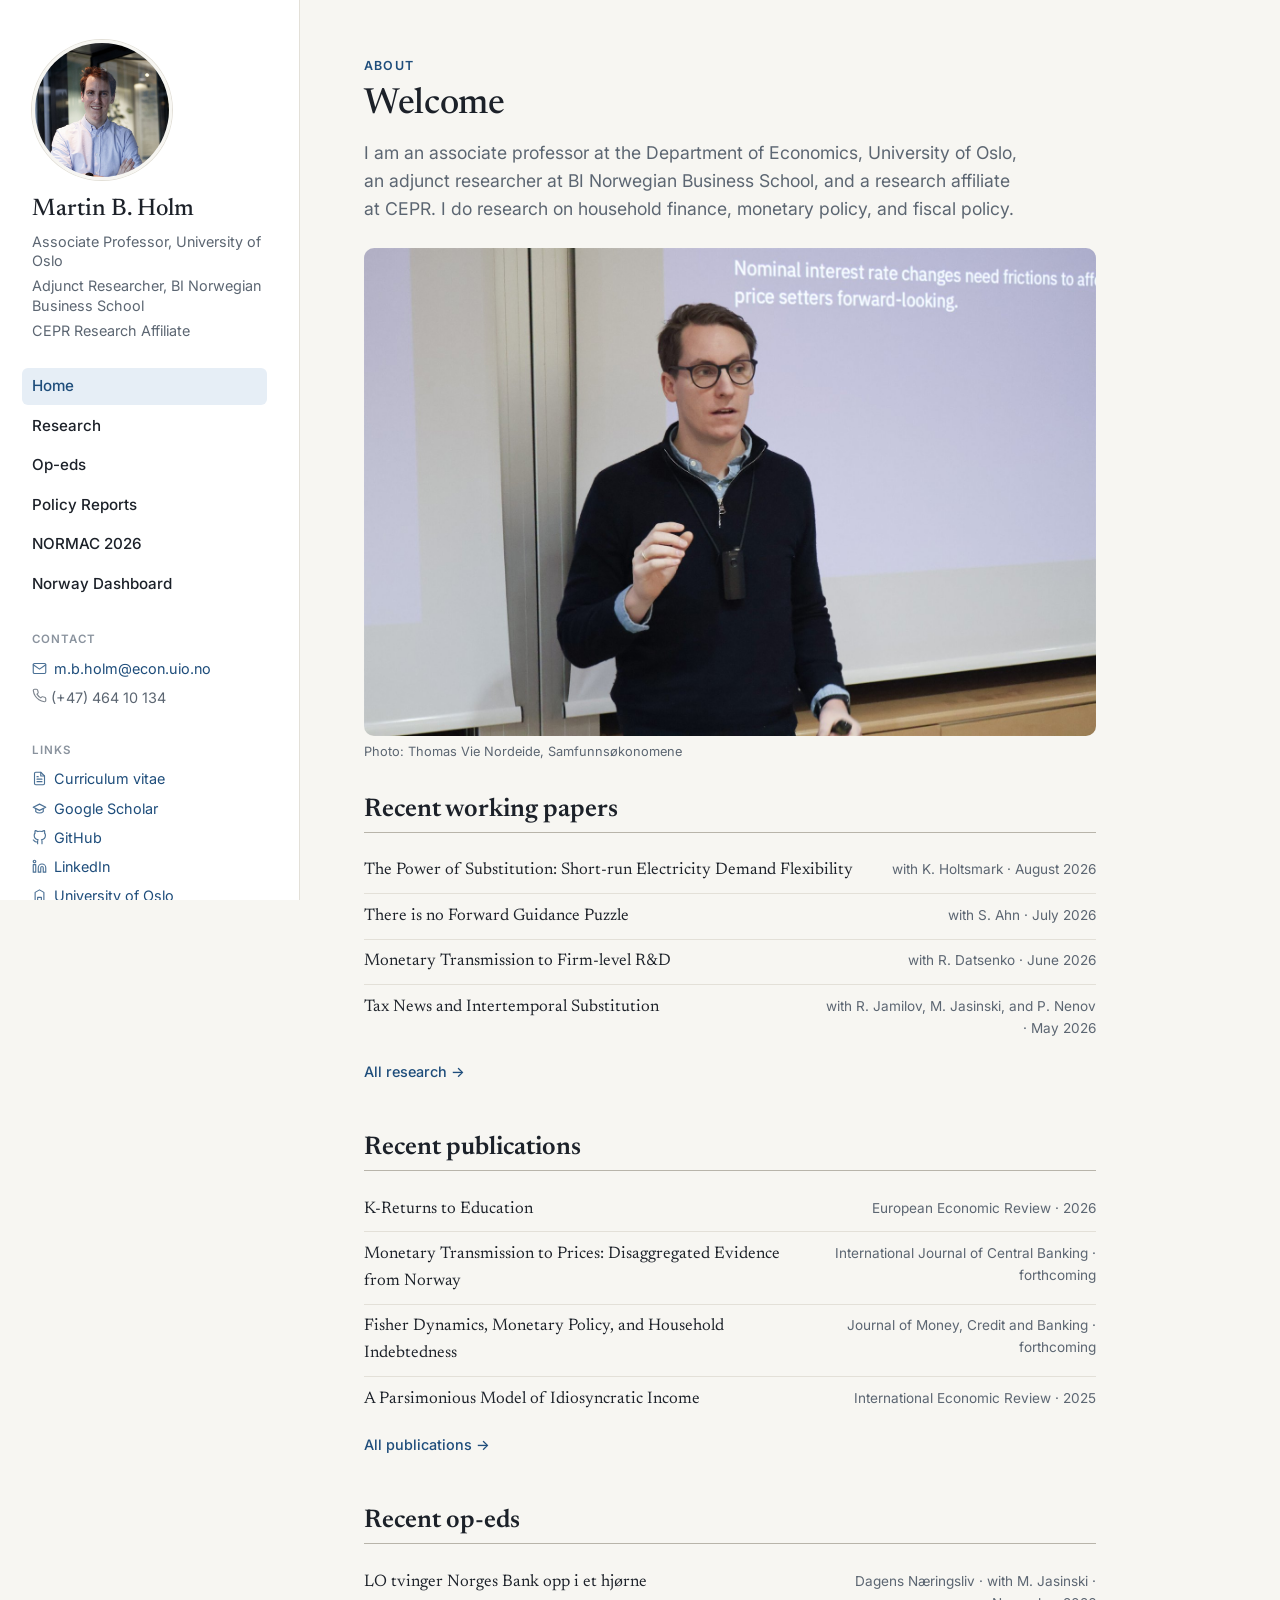
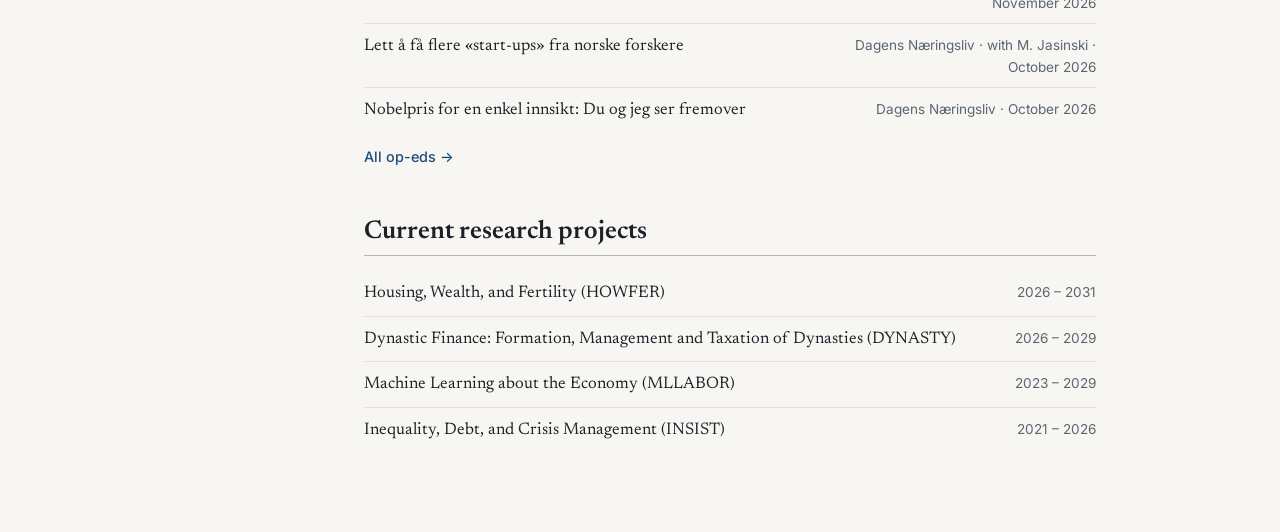
<file: index.html>
<!DOCTYPE html>
<html lang="en">
<head>
  <meta charset="utf-8">
  <meta name="viewport" content="width=device-width, initial-scale=1">
  <title>Martin B. Holm</title>
  <meta name="description" content="Martin B. Holm is an Associate Professor of Economics at the University of Oslo, an adjunct researcher at BI Norwegian Business School, and a CEPR research affiliate. He does research on household finance, monetary policy, and fiscal policy.">
  <link rel="icon" href="assets/favicon.svg" type="image/svg+xml">
  <link rel="icon" href="assets/favicon-32.png" type="image/png" sizes="32x32">
  <link rel="apple-touch-icon" href="assets/favicon-180.png">
  <link rel="preconnect" href="https://fonts.googleapis.com">
  <link rel="preconnect" href="https://fonts.gstatic.com" crossorigin>
  <link href="https://fonts.googleapis.com/css2?family=Inter:wght@400;500;600&family=Newsreader:ital,opsz,wght@0,6..72,400;0,6..72,500;1,6..72,400&display=swap" rel="stylesheet">
  <link rel="stylesheet" href="style.css">
</head>
<body>

<aside class="sidebar">
  <div class="profile">
    <img class="portrait" src="assets/portrait.jpg" alt="Portrait of Martin B. Holm" width="140" height="140">
    <div>
      <div class="name"><a href="index.html">Martin B. Holm</a></div>
      <div class="role"><div>Associate Professor, University of Oslo</div><div>Adjunct Researcher, BI Norwegian Business School</div><div>CEPR Research Affiliate</div></div>
    </div>
  </div>

  <nav class="nav" aria-label="Main">
    <ul>
      <li><a href="index.html" aria-current="page">Home</a></li>
      <li><a href="research.html">Research</a></li>
      <li><a href="op-eds.html">Op-eds</a></li>
      <li><a href="reports.html">Policy Reports</a></li>
      <li><a href="normac-2026.html">NORMAC 2026</a></li>
      <li><a href="dashboard.html">Norway Dashboard</a></li>
    </ul>
  </nav>

  <div class="side-block">
    <div class="label">Contact</div>
    <ul>
      <li><a href="#" data-email="m.b.holm" data-domain="econ.uio.no"><svg viewBox="0 0 24 24"><path d="M4 4h16a2 2 0 0 1 2 2v12a2 2 0 0 1-2 2H4a2 2 0 0 1-2-2V6a2 2 0 0 1 2-2z"/><path d="m22 6-10 7L2 6"/></svg><span>m.b.holm [at] econ.uio.no</span></a></li>
      <li><svg viewBox="0 0 24 24"><path d="M22 16.9v3a2 2 0 0 1-2.2 2 19.8 19.8 0 0 1-8.6-3.1 19.5 19.5 0 0 1-6-6A19.8 19.8 0 0 1 2.1 4.2 2 2 0 0 1 4.1 2h3a2 2 0 0 1 2 1.7c.1.9.4 1.8.7 2.7a2 2 0 0 1-.5 2.1L8 9.8a16 16 0 0 0 6 6l1.3-1.3a2 2 0 0 1 2.1-.4c.9.3 1.8.6 2.7.7a2 2 0 0 1 1.7 2z"/></svg> (+47) 464 10 134</li>
    </ul>
  </div>

  <div class="side-block">
    <div class="label">Links</div>
    <ul>
      <li><a href="files/Holm_CV.pdf"><svg viewBox="0 0 24 24"><path d="M14 2H6a2 2 0 0 0-2 2v16a2 2 0 0 0 2 2h12a2 2 0 0 0 2-2V8z"/><path d="M14 2v6h6M16 13H8M16 17H8M10 9H8"/></svg>Curriculum vitae</a></li>
      <li><a href="https://scholar.google.no/citations?user=PRxjgdAAAAAJ&amp;hl=en"><svg viewBox="0 0 24 24"><path d="M22 10 12 5 2 10l10 5 10-5z"/><path d="M6 12v5c3 3 9 3 12 0v-5"/></svg>Google Scholar</a></li>
      <li><a href="https://github.com/mbholm"><svg viewBox="0 0 24 24"><path d="M9 19c-5 1.5-5-2.5-7-3m14 6v-3.9a3.4 3.4 0 0 0-.9-2.6c3.1-.4 6.4-1.6 6.4-7A5.4 5.4 0 0 0 20 4.8 5 5 0 0 0 19.9 1s-1.2-.4-3.9 1.5a13.4 13.4 0 0 0-7 0C6.3.6 5.1 1 5.1 1A5 5 0 0 0 5 4.8a5.4 5.4 0 0 0-1.5 3.7c0 5.4 3.3 6.6 6.4 7A3.4 3.4 0 0 0 9 18v4"/></svg>GitHub</a></li>
      <li><a href="https://www.linkedin.com/in/martin-blomhoff-holm-80717b58/"><svg viewBox="0 0 24 24"><path d="M16 8a6 6 0 0 1 6 6v7h-4v-7a2 2 0 0 0-4 0v7h-4v-7a6 6 0 0 1 6-6z"/><rect x="2" y="9" width="4" height="12"/><circle cx="4" cy="4" r="2"/></svg>LinkedIn</a></li>
      <li><a href="https://www.sv.uio.no/econ/english/people/aca/martholm/index.html"><svg viewBox="0 0 24 24"><path d="M3 21h18M5 21V7l7-4 7 4v14M9 21v-6h6v6"/></svg>University of Oslo</a></li>
    </ul>
  </div>

  <div class="foot">© 2026 Martin B. Holm</div>
</aside>

<main>
  <header class="page-header">
    <div class="kicker">About</div>
    <h1>Welcome</h1>
    <p class="lead">I am an associate professor at the Department of Economics, University of Oslo, an adjunct researcher at BI Norwegian Business School, and a research affiliate at CEPR. I do research on household finance, monetary policy, and fiscal policy.</p>
  </header>

  <figure class="photo">
    <img src="assets/lecture-1600.jpg" alt="Martin B. Holm giving a lecture" width="1600" height="1067">
    <figcaption>Photo: Thomas Vie Nordeide, Samfunnsøkonomene</figcaption>
  </figure>

  <!-- The three "Recent" lists below are generated from research.html and op-eds.html.
       Do not edit them by hand: run `python build_recent.py` (the GitHub Action does this on every push),
       and site.js recomputes them in the browser as well when served over http. -->
  <h2>Recent working papers</h2>
  <ul class="recent" data-recent="papers" data-limit="4" data-sections="working-papers,rr">
    <li><span class="t"><a href="papers/Holm_Holtsmark_Power_of_Substitution.pdf">The Power of Substitution: Short-run Electricity Demand Flexibility</a></span><span class="s">with K. Holtsmark · August 2026</span></li>
    <li><span class="t"><a href="papers/Ahn_Holm_No_Forward_Guidance_Puzzle.pdf">There is no Forward Guidance Puzzle</a></span><span class="s">with S. Ahn · July 2026</span></li>
    <li><span class="t"><a href="papers/Datsenko_Holm_Monetary_Transmission_RD.pdf">Monetary Transmission to Firm-level R&amp;D</a></span><span class="s">with R. Datsenko · June 2026</span></li>
    <li><span class="t"><a href="papers/Holm_Jamilov_Jasinski_Nenov_Tax_News.pdf">Tax News and Intertemporal Substitution</a></span><span class="s">with R. Jamilov, M. Jasinski, and P. Nenov · May 2026</span></li>
  </ul>
  <a class="more" href="research.html">All research →</a>

  <h2>Recent publications</h2>
  <ul class="recent" data-recent="publications" data-limit="4" data-sections="published">
    <li><span class="t"><a href="papers/Fagereng_Guiso_Holm_Pistaferri_K_Returns_to_Education.pdf">K-Returns to Education</a></span><span class="s">European Economic Review · 2026</span></li>
    <li><span class="t"><a href="papers/Holm_Seland_Monetary_Transmission_Prices.pdf">Monetary Transmission to Prices: Disaggregated Evidence from Norway</a></span><span class="s">International Journal of Central Banking · forthcoming</span></li>
    <li><span class="t"><a href="papers/Fagereng_Gulbrandsen_Holm_Natvik_Fisher_Dynamics.pdf">Fisher Dynamics, Monetary Policy, and Household Indebtedness</a></span><span class="s">Journal of Money, Credit and Banking · forthcoming</span></li>
    <li><span class="t"><a href="papers/Crawley_Holm_Tretvoll_Parsimonious_Model.pdf">A Parsimonious Model of Idiosyncratic Income</a></span><span class="s">International Economic Review · 2025</span></li>
  </ul>
  <a class="more" href="research.html#published">All publications →</a>

  <h2>Recent op-eds</h2>
  <ul class="recent" data-recent="opeds" data-limit="3">
    <li><span class="t"><a href="https://www.dn.no/innlegg/okonomi/lonnsdannelse/lonnsforhandlinger/lo-tvinger-norges-bank-opp-i-et-hjorne/2-1-2073921">LO tvinger Norges Bank opp i et hjørne</a></span><span class="s">Dagens Næringsliv · with M. Jasinski · November 2026</span></li>
    <li><span class="t"><a href="https://www.dn.no/innlegg/innovasjon/oppstartsbedrifter/forskning/lett-a-fa-flere-start-ups-fra-norske-forskere/2-1-2065416">Lett å få flere «start-ups» fra norske forskere</a></span><span class="s">Dagens Næringsliv · with M. Jasinski · October 2026</span></li>
    <li><span class="t"><a href="https://www.dn.no/kronikk/okonomi/makrookonomi/nobelprisen/nobelpris-for-en-enkel-innsikt-du-og-jeg-ser-fremover/2-1-2058308">Nobelpris for en enkel innsikt: Du og jeg ser fremover</a></span><span class="s">Dagens Næringsliv · October 2026</span></li>
  </ul>
  <a class="more" href="op-eds.html">All op-eds →</a>

  <h2>Current research projects</h2>
  <ul class="project-list">
    <li><a href="https://www.sv.uio.no/econ/english/research/projects/howfer/index.html">Housing, Wealth, and Fertility (HOWFER)</a><span class="years">2026 – 2031</span></li>
    <li><a href="https://www.bi.no/om-bi/nyheter/2025/06/bi-skal-lede-forskningsprosjekt-om-okonomiske-dynastier/">Dynastic Finance: Formation, Management and Taxation of Dynasties (DYNASTY)</a><span class="years">2026 – 2029</span></li>
    <li><a href="https://www.sv.uio.no/econ/english/research/projects/machine-learning/index.html">Machine Learning about the Economy (MLLABOR)</a><span class="years">2023 – 2029</span></li>
    <li><a href="https://www.sv.uio.no/econ/english/research/projects/insist/index.html">Inequality, Debt, and Crisis Management (INSIST)</a><span class="years">2021 – 2026</span></li>
  </ul>
</main>

<script src="site.js"></script>
</body>
</html>
</file>
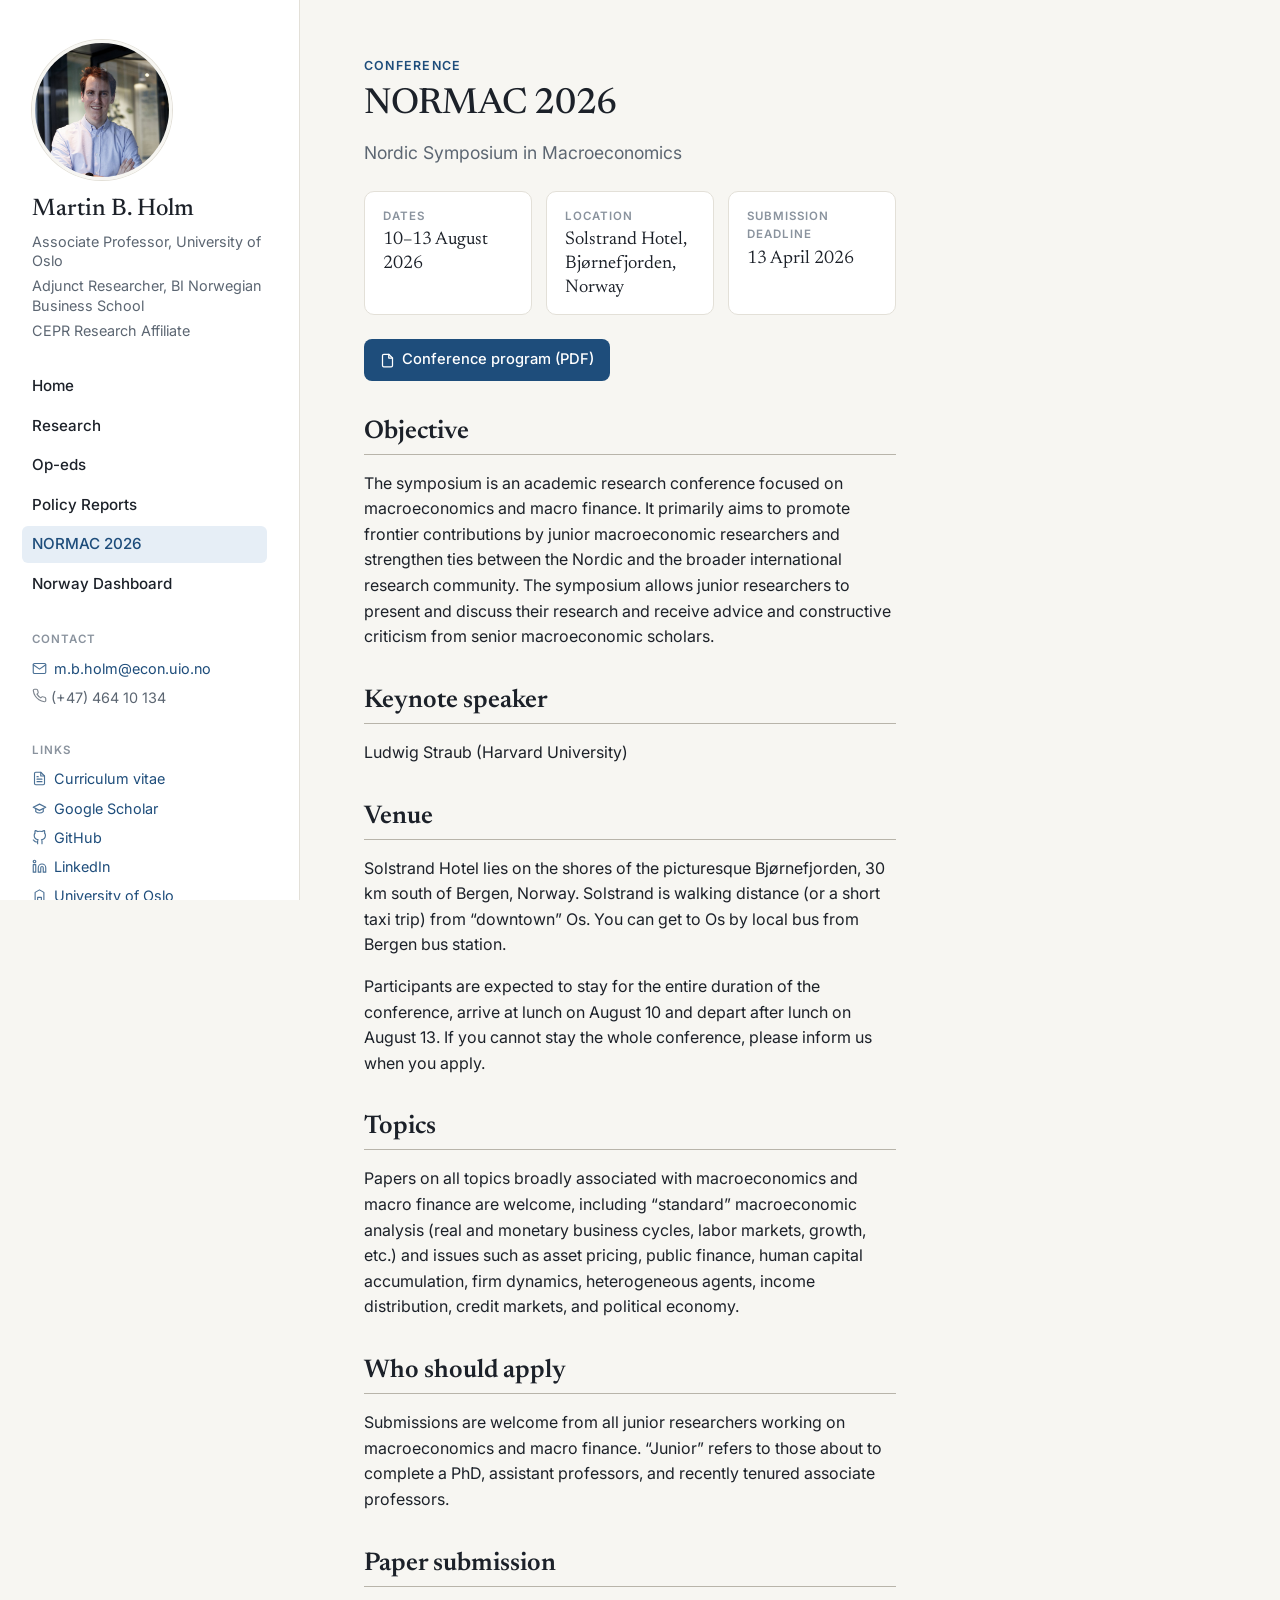
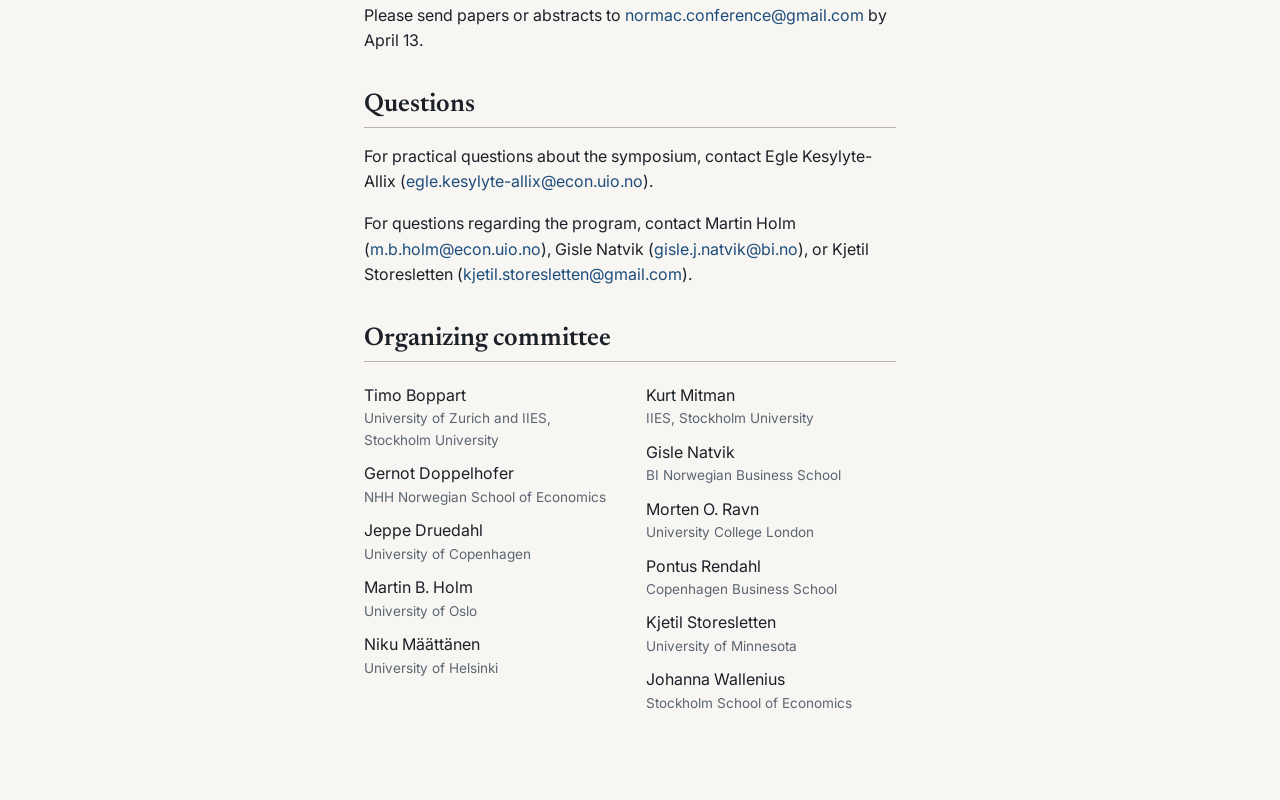
<file: normac-2026.html>
<!DOCTYPE html>
<html lang="en">
<head>
  <meta charset="utf-8">
  <meta name="viewport" content="width=device-width, initial-scale=1">
  <title>NORMAC 2026 · Martin B. Holm</title>
  <meta name="description" content="NORMAC 2026, the Nordic Symposium in Macroeconomics: 10–13 August 2026, Solstrand Hotel, Bjørnefjorden, Norway. Keynote by Ludwig Straub.">
  <link rel="icon" href="assets/favicon.svg" type="image/svg+xml">
  <link rel="icon" href="assets/favicon-32.png" type="image/png" sizes="32x32">
  <link rel="apple-touch-icon" href="assets/favicon-180.png">
  <link rel="preconnect" href="https://fonts.googleapis.com">
  <link rel="preconnect" href="https://fonts.gstatic.com" crossorigin>
  <link href="https://fonts.googleapis.com/css2?family=Inter:wght@400;500;600&family=Newsreader:ital,opsz,wght@0,6..72,400;0,6..72,500;1,6..72,400&display=swap" rel="stylesheet">
  <link rel="stylesheet" href="style.css">
</head>
<body>

<aside class="sidebar">
  <div class="profile">
    <img class="portrait" src="assets/portrait.jpg" alt="Portrait of Martin B. Holm" width="140" height="140">
    <div>
      <div class="name"><a href="index.html">Martin B. Holm</a></div>
      <div class="role"><div>Associate Professor, University of Oslo</div><div>Adjunct Researcher, BI Norwegian Business School</div><div>CEPR Research Affiliate</div></div>
    </div>
  </div>

  <nav class="nav" aria-label="Main">
    <ul>
      <li><a href="index.html">Home</a></li>
      <li><a href="research.html">Research</a></li>
      <li><a href="op-eds.html">Op-eds</a></li>
      <li><a href="reports.html">Policy Reports</a></li>
      <li><a href="normac-2026.html" aria-current="page">NORMAC 2026</a></li>
      <li><a href="dashboard.html">Norway Dashboard</a></li>
    </ul>
  </nav>

  <div class="side-block">
    <div class="label">Contact</div>
    <ul>
      <li><a href="#" data-email="m.b.holm" data-domain="econ.uio.no"><svg viewBox="0 0 24 24"><path d="M4 4h16a2 2 0 0 1 2 2v12a2 2 0 0 1-2 2H4a2 2 0 0 1-2-2V6a2 2 0 0 1 2-2z"/><path d="m22 6-10 7L2 6"/></svg><span>m.b.holm [at] econ.uio.no</span></a></li>
      <li><svg viewBox="0 0 24 24"><path d="M22 16.9v3a2 2 0 0 1-2.2 2 19.8 19.8 0 0 1-8.6-3.1 19.5 19.5 0 0 1-6-6A19.8 19.8 0 0 1 2.1 4.2 2 2 0 0 1 4.1 2h3a2 2 0 0 1 2 1.7c.1.9.4 1.8.7 2.7a2 2 0 0 1-.5 2.1L8 9.8a16 16 0 0 0 6 6l1.3-1.3a2 2 0 0 1 2.1-.4c.9.3 1.8.6 2.7.7a2 2 0 0 1 1.7 2z"/></svg> (+47) 464 10 134</li>
    </ul>
  </div>

  <div class="side-block">
    <div class="label">Links</div>
    <ul>
      <li><a href="files/Holm_CV.pdf"><svg viewBox="0 0 24 24"><path d="M14 2H6a2 2 0 0 0-2 2v16a2 2 0 0 0 2 2h12a2 2 0 0 0 2-2V8z"/><path d="M14 2v6h6M16 13H8M16 17H8M10 9H8"/></svg>Curriculum vitae</a></li>
      <li><a href="https://scholar.google.no/citations?user=PRxjgdAAAAAJ&amp;hl=en"><svg viewBox="0 0 24 24"><path d="M22 10 12 5 2 10l10 5 10-5z"/><path d="M6 12v5c3 3 9 3 12 0v-5"/></svg>Google Scholar</a></li>
      <li><a href="https://github.com/mbholm"><svg viewBox="0 0 24 24"><path d="M9 19c-5 1.5-5-2.5-7-3m14 6v-3.9a3.4 3.4 0 0 0-.9-2.6c3.1-.4 6.4-1.6 6.4-7A5.4 5.4 0 0 0 20 4.8 5 5 0 0 0 19.9 1s-1.2-.4-3.9 1.5a13.4 13.4 0 0 0-7 0C6.3.6 5.1 1 5.1 1A5 5 0 0 0 5 4.8a5.4 5.4 0 0 0-1.5 3.7c0 5.4 3.3 6.6 6.4 7A3.4 3.4 0 0 0 9 18v4"/></svg>GitHub</a></li>
      <li><a href="https://www.linkedin.com/in/martin-blomhoff-holm-80717b58/"><svg viewBox="0 0 24 24"><path d="M16 8a6 6 0 0 1 6 6v7h-4v-7a2 2 0 0 0-4 0v7h-4v-7a6 6 0 0 1 6-6z"/><rect x="2" y="9" width="4" height="12"/><circle cx="4" cy="4" r="2"/></svg>LinkedIn</a></li>
      <li><a href="https://www.sv.uio.no/econ/english/people/aca/martholm/index.html"><svg viewBox="0 0 24 24"><path d="M3 21h18M5 21V7l7-4 7 4v14M9 21v-6h6v6"/></svg>University of Oslo</a></li>
    </ul>
  </div>

  <div class="foot">© 2026 Martin B. Holm</div>
</aside>

<main class="prose">
  <header class="page-header">
    <div class="kicker">Conference</div>
    <h1>NORMAC 2026</h1>
    <p class="lead">Nordic Symposium in Macroeconomics</p>
  </header>

  <div class="facts">
    <div class="fact"><div class="k">Dates</div><div class="v">10–13 August 2026</div></div>
    <div class="fact"><div class="k">Location</div><div class="v">Solstrand Hotel, Bjørnefjorden, Norway</div></div>
    <div class="fact"><div class="k">Submission deadline</div><div class="v">13 April 2026</div></div>
  </div>

  <p><a class="btn" href="files/NORMAC_2026_program.pdf"><svg viewBox="0 0 24 24"><path d="M14 2H6a2 2 0 0 0-2 2v16a2 2 0 0 0 2 2h12a2 2 0 0 0 2-2V8z"/><path d="M14 2v6h6"/></svg>Conference program (PDF)</a></p>

  <h2>Objective</h2>
  <p>The symposium is an academic research conference focused on macroeconomics and macro finance. It primarily aims to promote frontier contributions by junior macroeconomic researchers and strengthen ties between the Nordic and the broader international research community. The symposium allows junior researchers to present and discuss their research and receive advice and constructive criticism from senior macroeconomic scholars.</p>

  <h2>Keynote speaker</h2>
  <p>Ludwig Straub (Harvard University)</p>

  <h2>Venue</h2>
  <p>Solstrand Hotel lies on the shores of the picturesque Bjørnefjorden, 30 km south of Bergen, Norway. Solstrand is walking distance (or a short taxi trip) from “downtown” Os. You can get to Os by local bus from Bergen bus station.</p>
  <p>Participants are expected to stay for the entire duration of the conference, arrive at lunch on August 10 and depart after lunch on August 13. If you cannot stay the whole conference, please inform us when you apply.</p>

  <h2>Topics</h2>
  <p>Papers on all topics broadly associated with macroeconomics and macro finance are welcome, including “standard” macroeconomic analysis (real and monetary business cycles, labor markets, growth, etc.) and issues such as asset pricing, public finance, human capital accumulation, firm dynamics, heterogeneous agents, income distribution, credit markets, and political economy.</p>

  <h2>Who should apply</h2>
  <p>Submissions are welcome from all junior researchers working on macroeconomics and macro finance. “Junior” refers to those about to complete a PhD, assistant professors, and recently tenured associate professors.</p>

  <h2>Paper submission</h2>
  <p>Please send papers or abstracts to <a href="mailto:normac.conference@gmail.com">normac.conference@gmail.com</a> by April 13.</p>

  <h2>Questions</h2>
  <p>For practical questions about the symposium, contact Egle Kesylyte-Allix (<a href="mailto:egle.kesylyte-allix@econ.uio.no">egle.kesylyte-allix@econ.uio.no</a>).</p>
  <p>For questions regarding the program, contact Martin Holm (<a href="mailto:m.b.holm@econ.uio.no">m.b.holm@econ.uio.no</a>), Gisle Natvik (<a href="mailto:gisle.j.natvik@bi.no">gisle.j.natvik@bi.no</a>), or Kjetil Storesletten (<a href="mailto:kjetil.storesletten@gmail.com">kjetil.storesletten@gmail.com</a>).</p>

  <h2>Organizing committee</h2>
  <ul class="committee">
    <li>Timo Boppart <span class="aff">University of Zurich and IIES, Stockholm University</span></li>
    <li>Gernot Doppelhofer <span class="aff">NHH Norwegian School of Economics</span></li>
    <li>Jeppe Druedahl <span class="aff">University of Copenhagen</span></li>
    <li>Martin B. Holm <span class="aff">University of Oslo</span></li>
    <li>Niku Määttänen <span class="aff">University of Helsinki</span></li>
    <li>Kurt Mitman <span class="aff">IIES, Stockholm University</span></li>
    <li>Gisle Natvik <span class="aff">BI Norwegian Business School</span></li>
    <li>Morten O. Ravn <span class="aff">University College London</span></li>
    <li>Pontus Rendahl <span class="aff">Copenhagen Business School</span></li>
    <li>Kjetil Storesletten <span class="aff">University of Minnesota</span></li>
    <li>Johanna Wallenius <span class="aff">Stockholm School of Economics</span></li>
  </ul>
</main>

<script src="site.js"></script>
</body>
</html>
</file>
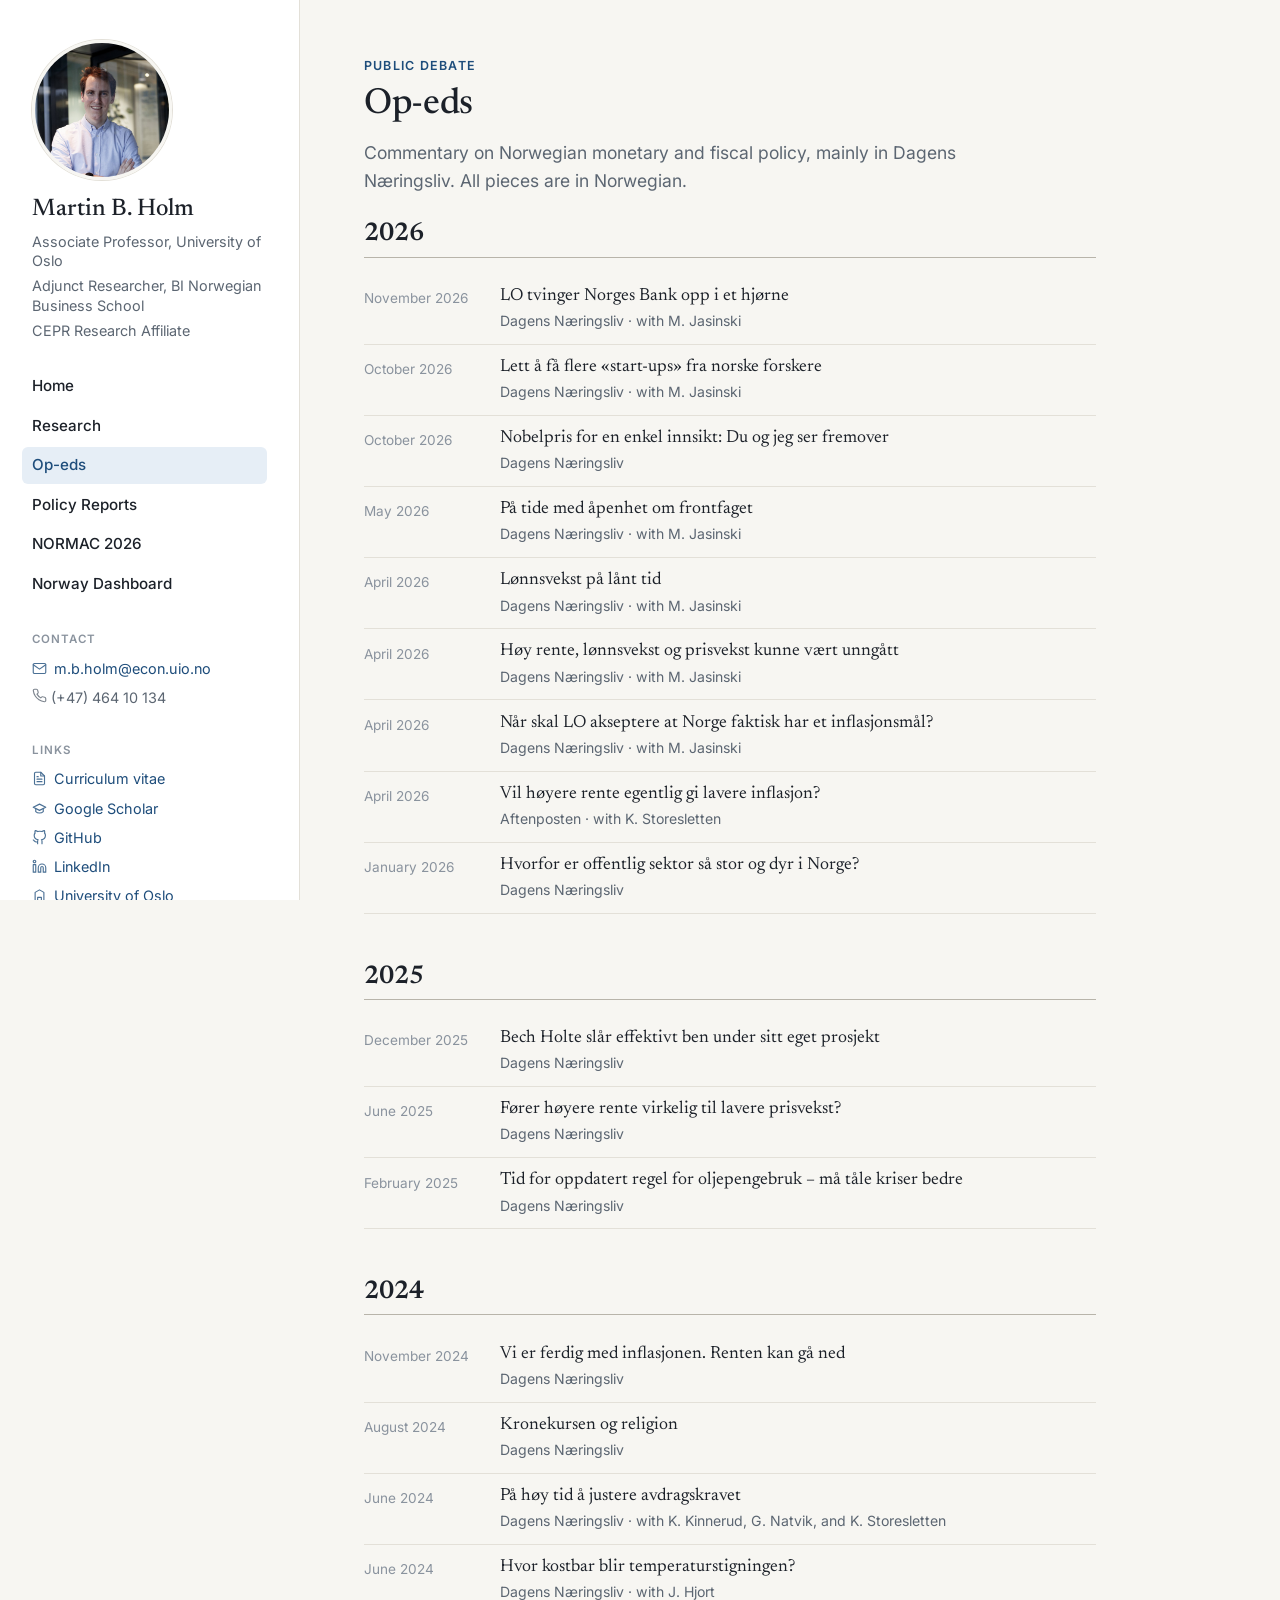
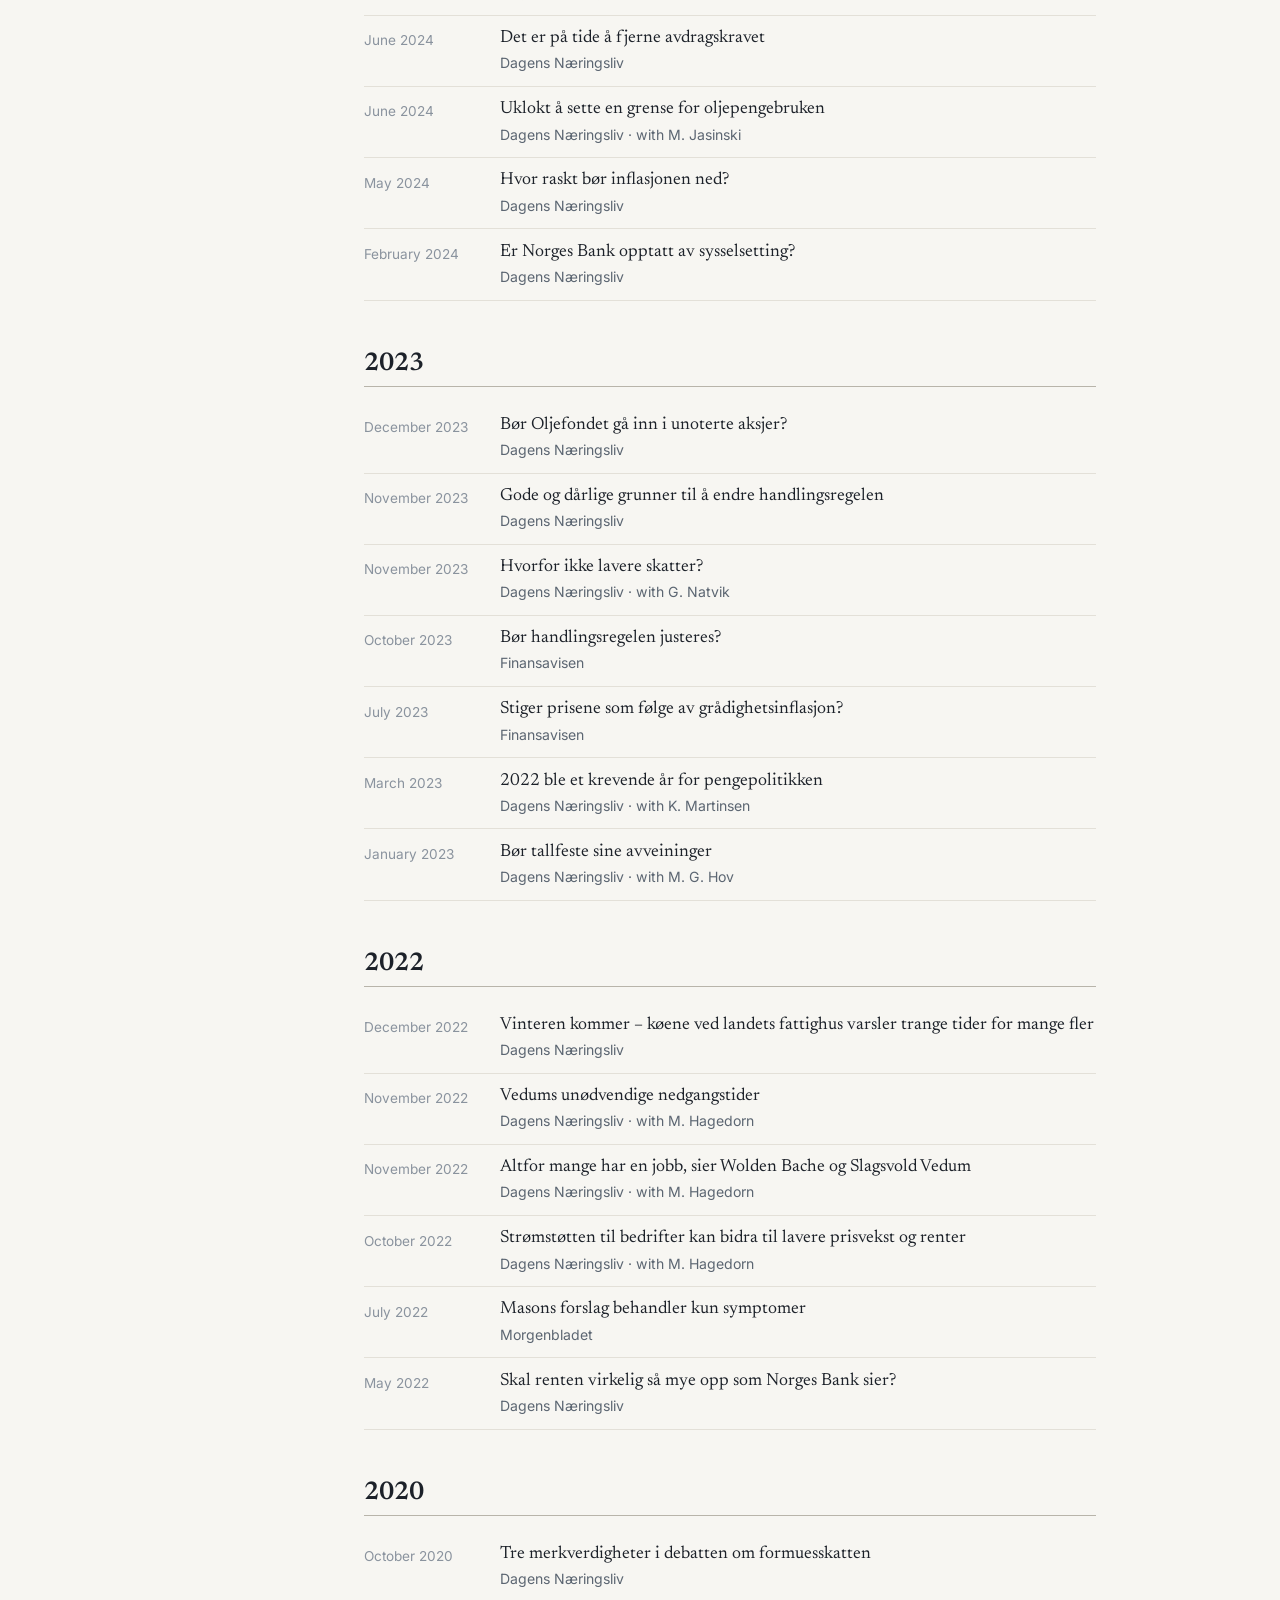
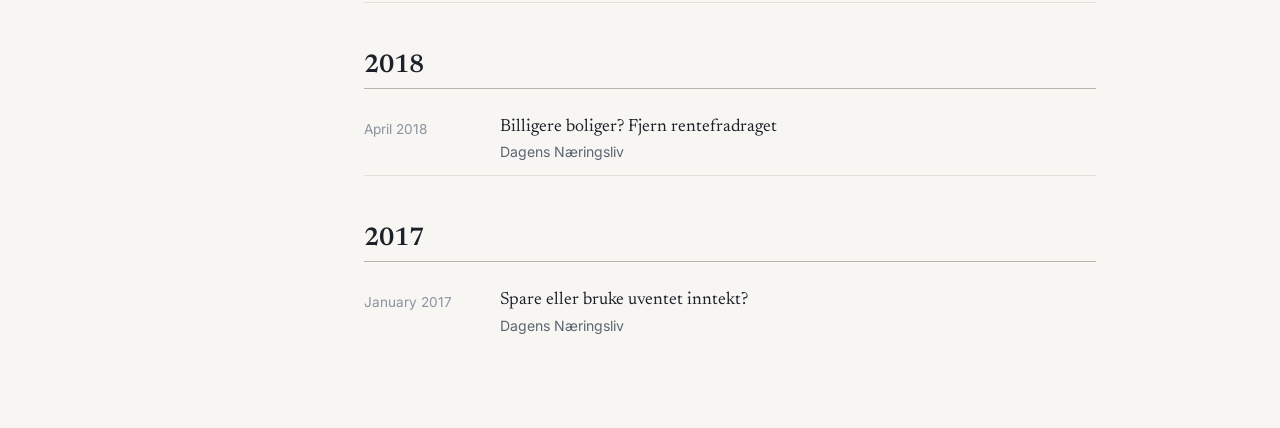
<file: op-eds.html>
<!DOCTYPE html>
<html lang="en">
<head>
  <meta charset="utf-8">
  <meta name="viewport" content="width=device-width, initial-scale=1">
  <title>Op-eds · Martin B. Holm</title>
  <meta name="description" content="Op-eds and newspaper commentary by Martin B. Holm on Norwegian monetary and fiscal policy.">
  <link rel="icon" href="assets/favicon.svg" type="image/svg+xml">
  <link rel="icon" href="assets/favicon-32.png" type="image/png" sizes="32x32">
  <link rel="apple-touch-icon" href="assets/favicon-180.png">
  <link rel="preconnect" href="https://fonts.googleapis.com">
  <link rel="preconnect" href="https://fonts.gstatic.com" crossorigin>
  <link href="https://fonts.googleapis.com/css2?family=Inter:wght@400;500;600&family=Newsreader:ital,opsz,wght@0,6..72,400;0,6..72,500;1,6..72,400&display=swap" rel="stylesheet">
  <link rel="stylesheet" href="style.css">
</head>
<body>

<aside class="sidebar">
  <div class="profile">
    <img class="portrait" src="assets/portrait.jpg" alt="Portrait of Martin B. Holm" width="140" height="140">
    <div>
      <div class="name"><a href="index.html">Martin B. Holm</a></div>
      <div class="role"><div>Associate Professor, University of Oslo</div><div>Adjunct Researcher, BI Norwegian Business School</div><div>CEPR Research Affiliate</div></div>
    </div>
  </div>

  <nav class="nav" aria-label="Main">
    <ul>
      <li><a href="index.html">Home</a></li>
      <li><a href="research.html">Research</a></li>
      <li><a href="op-eds.html" aria-current="page">Op-eds</a></li>
      <li><a href="reports.html">Policy Reports</a></li>
      <li><a href="normac-2026.html">NORMAC 2026</a></li>
      <li><a href="dashboard.html">Norway Dashboard</a></li>
    </ul>
  </nav>

  <div class="side-block">
    <div class="label">Contact</div>
    <ul>
      <li><a href="#" data-email="m.b.holm" data-domain="econ.uio.no"><svg viewBox="0 0 24 24"><path d="M4 4h16a2 2 0 0 1 2 2v12a2 2 0 0 1-2 2H4a2 2 0 0 1-2-2V6a2 2 0 0 1 2-2z"/><path d="m22 6-10 7L2 6"/></svg><span>m.b.holm [at] econ.uio.no</span></a></li>
      <li><svg viewBox="0 0 24 24"><path d="M22 16.9v3a2 2 0 0 1-2.2 2 19.8 19.8 0 0 1-8.6-3.1 19.5 19.5 0 0 1-6-6A19.8 19.8 0 0 1 2.1 4.2 2 2 0 0 1 4.1 2h3a2 2 0 0 1 2 1.7c.1.9.4 1.8.7 2.7a2 2 0 0 1-.5 2.1L8 9.8a16 16 0 0 0 6 6l1.3-1.3a2 2 0 0 1 2.1-.4c.9.3 1.8.6 2.7.7a2 2 0 0 1 1.7 2z"/></svg> (+47) 464 10 134</li>
    </ul>
  </div>

  <div class="side-block">
    <div class="label">Links</div>
    <ul>
      <li><a href="files/Holm_CV.pdf"><svg viewBox="0 0 24 24"><path d="M14 2H6a2 2 0 0 0-2 2v16a2 2 0 0 0 2 2h12a2 2 0 0 0 2-2V8z"/><path d="M14 2v6h6M16 13H8M16 17H8M10 9H8"/></svg>Curriculum vitae</a></li>
      <li><a href="https://scholar.google.no/citations?user=PRxjgdAAAAAJ&amp;hl=en"><svg viewBox="0 0 24 24"><path d="M22 10 12 5 2 10l10 5 10-5z"/><path d="M6 12v5c3 3 9 3 12 0v-5"/></svg>Google Scholar</a></li>
      <li><a href="https://github.com/mbholm"><svg viewBox="0 0 24 24"><path d="M9 19c-5 1.5-5-2.5-7-3m14 6v-3.9a3.4 3.4 0 0 0-.9-2.6c3.1-.4 6.4-1.6 6.4-7A5.4 5.4 0 0 0 20 4.8 5 5 0 0 0 19.9 1s-1.2-.4-3.9 1.5a13.4 13.4 0 0 0-7 0C6.3.6 5.1 1 5.1 1A5 5 0 0 0 5 4.8a5.4 5.4 0 0 0-1.5 3.7c0 5.4 3.3 6.6 6.4 7A3.4 3.4 0 0 0 9 18v4"/></svg>GitHub</a></li>
      <li><a href="https://www.linkedin.com/in/martin-blomhoff-holm-80717b58/"><svg viewBox="0 0 24 24"><path d="M16 8a6 6 0 0 1 6 6v7h-4v-7a2 2 0 0 0-4 0v7h-4v-7a6 6 0 0 1 6-6z"/><rect x="2" y="9" width="4" height="12"/><circle cx="4" cy="4" r="2"/></svg>LinkedIn</a></li>
      <li><a href="https://www.sv.uio.no/econ/english/people/aca/martholm/index.html"><svg viewBox="0 0 24 24"><path d="M3 21h18M5 21V7l7-4 7 4v14M9 21v-6h6v6"/></svg>University of Oslo</a></li>
    </ul>
  </div>

  <div class="foot">© 2026 Martin B. Holm</div>
</aside>

<main>
  <header class="page-header">
    <div class="kicker">Public debate</div>
    <h1>Op-eds</h1>
    <p class="lead">Commentary on Norwegian monetary and fiscal policy, mainly in Dagens Næringsliv. All pieces are in Norwegian.</p>
  </header>

  <h2>2026</h2>
  <article class="oped"><div class="date">November 2026</div><div><div class="t"><a href="https://www.dn.no/innlegg/okonomi/lonnsdannelse/lonnsforhandlinger/lo-tvinger-norges-bank-opp-i-et-hjorne/2-1-2073921">LO tvinger Norges Bank opp i et hjørne</a></div><div class="o">Dagens Næringsliv · with M. Jasinski</div></div></article>
  <article class="oped"><div class="date">October 2026</div><div><div class="t"><a href="https://www.dn.no/innlegg/innovasjon/oppstartsbedrifter/forskning/lett-a-fa-flere-start-ups-fra-norske-forskere/2-1-2065416">Lett å få flere «start-ups» fra norske forskere</a></div><div class="o">Dagens Næringsliv · with M. Jasinski</div></div></article>
  <article class="oped"><div class="date">October 2026</div><div><div class="t"><a href="https://www.dn.no/kronikk/okonomi/makrookonomi/nobelprisen/nobelpris-for-en-enkel-innsikt-du-og-jeg-ser-fremover/2-1-2058308">Nobelpris for en enkel innsikt: Du og jeg ser fremover</a></div><div class="o">Dagens Næringsliv</div></div></article>
  <article class="oped"><div class="date">May 2026</div><div><div class="t"><a href="https://www.dn.no/innlegg/lonnsdannelse/frontfaget/fellesforbundet/pa-tide-med-apenhet-om-frontfaget/2-1-1985019">På tide med åpenhet om frontfaget</a></div><div class="o">Dagens Næringsliv · with M. Jasinski</div></div></article>
  <article class="oped"><div class="date">April 2026</div><div><div class="t"><a href="https://www.dn.no/innlegg/pengepolitikk/renter/lonnsvekst/lonnsvekst-pa-lant-tid/2-1-1982270">Lønnsvekst på lånt tid</a></div><div class="o">Dagens Næringsliv · with M. Jasinski</div></div></article>
  <article class="oped"><div class="date">April 2026</div><div><div class="t"><a href="https://www.dn.no/innlegg/pengepolitikk/styringsrenten/renter/hoy-rente-lonnsvekst-og-prisvekst-kunne-vart-unngatt/2-1-1977362">Høy rente, lønnsvekst og prisvekst kunne vært unngått</a></div><div class="o">Dagens Næringsliv · with M. Jasinski</div></div></article>
  <article class="oped"><div class="date">April 2026</div><div><div class="t"><a href="https://www.dn.no/innlegg/pengepolitikk/styringsrenten/inflasjon/nar-skal-lo-akseptere-at-norge-faktisk-har-et-inflasjonsmal/2-1-1973171">Når skal LO akseptere at Norge faktisk har et inflasjonsmål?</a></div><div class="o">Dagens Næringsliv · with M. Jasinski</div></div></article>
  <article class="oped"><div class="date">April 2026</div><div><div class="t"><a href="https://www.aftenposten.no/meninger/debatt/i/d446V1/kan-sentralbanker-i-alle-disse-aarene-virkelig-ha-tatt-saa-feil-og-misforstaatt-hvordan-renten-virker-paa-inflasjonen">Vil høyere rente egentlig gi lavere inflasjon?</a></div><div class="o">Aftenposten · with K. Storesletten</div></div></article>
  <article class="oped"><div class="date">January 2026</div><div><div class="t"><a href="https://www.dn.no/kronikk/okonomi/offentlig-sektor/offentlige-utgifter/hvorfor-er-offentlig-sektor-sa-stor-og-dyr-i-norge/2-1-1925877">Hvorfor er offentlig sektor så stor og dyr i Norge?</a></div><div class="o">Dagens Næringsliv</div></div></article>

  <h2>2025</h2>
  <article class="oped"><div class="date">December 2025</div><div><div class="t"><a href="https://www.dn.no/innlegg/okonomi/politikk/makrookonomi/bech-holte-slar-effektivt-ben-under-sitt-eget-prosjekt/2-1-1911696">Bech Holte slår effektivt ben under sitt eget prosjekt</a></div><div class="o">Dagens Næringsliv</div></div></article>
  <article class="oped"><div class="date">June 2025</div><div><div class="t"><a href="https://www.dn.no/okonomi/rente/prisvekst/okonomi/forer-hoyere-rente-virkelig-til-lavere-prisvekst/2-1-1836215">Fører høyere rente virkelig til lavere prisvekst?</a></div><div class="o">Dagens Næringsliv</div></div></article>
  <article class="oped"><div class="date">February 2025</div><div><div class="t"><a href="https://www.dn.no/innlegg/oljepengebruk/handlingsregelen/finanspolitikk/tid-for-oppdatert-regel-for-oljepengebruk-ma-tale-kriser-bedre/2-1-1777569">Tid for oppdatert regel for oljepengebruk – må tåle kriser bedre</a></div><div class="o">Dagens Næringsliv</div></div></article>

  <h2>2024</h2>
  <article class="oped"><div class="date">November 2024</div><div><div class="t"><a href="https://www.dn.no/innlegg/rente/inflasjon/finanspolitikk/vi-er-ferdig-med-inflasjonen-renten-kan-ga-ned/2-1-1738754">Vi er ferdig med inflasjonen. Renten kan gå ned</a></div><div class="o">Dagens Næringsliv</div></div></article>
  <article class="oped"><div class="date">August 2024</div><div><div class="t"><a href="https://www.dn.no/innlegg/valuta/kronekursen/okonomi/kronekursen-og-religion/2-1-1690261">Kronekursen og religion</a></div><div class="o">Dagens Næringsliv</div></div></article>
  <article class="oped"><div class="date">June 2024</div><div><div class="t"><a href="https://www.dn.no/kronikk/lan/boliglan/boliglansforskriften/pa-hoy-tid-a-justere-avdragskravet/2-1-1663992">På høy tid å justere avdragskravet</a></div><div class="o">Dagens Næringsliv · with K. Kinnerud, G. Natvik, and K. Storesletten</div></div></article>
  <article class="oped"><div class="date">June 2024</div><div><div class="t"><a href="https://www.dn.no/innlegg/klima/okonomi/klimapolitikk/hvor-kostbar-blir-temperaturstigningen/2-1-1657622">Hvor kostbar blir temperaturstigningen?</a></div><div class="o">Dagens Næringsliv · with J. Hjort</div></div></article>
  <article class="oped"><div class="date">June 2024</div><div><div class="t"><a href="https://www.dn.no/marked/boliglan/boliglansforskriften/utlansforskriften/det-er-pa-tide-a-fjerne-avdragskravet/2-1-1658229">Det er på tide å fjerne avdragskravet</a></div><div class="o">Dagens Næringsliv</div></div></article>
  <article class="oped"><div class="date">June 2024</div><div><div class="t"><a href="https://www.dn.no/kronikk/oljepengebruk/handlingsregelen/statsbudsjett/uklokt-a-sette-en-grense-for-oljepengebruken/2-1-1654131">Uklokt å sette en grense for oljepengebruken</a></div><div class="o">Dagens Næringsliv · with M. Jasinski</div></div></article>
  <article class="oped"><div class="date">May 2024</div><div><div class="t"><a href="https://www.dn.no/fredagskronikken/makrookonomi/styringsrenten/inflasjon/hvor-raskt-bor-inflasjonen-ned/2-1-1635386">Hvor raskt bør inflasjonen ned?</a></div><div class="o">Dagens Næringsliv</div></div></article>
  <article class="oped"><div class="date">February 2024</div><div><div class="t"><a href="https://www.dn.no/samfunn/er-norges-bank-opptatt-av-sysselsetting/2-1-1596295">Er Norges Bank opptatt av sysselsetting?</a></div><div class="o">Dagens Næringsliv</div></div></article>

  <h2>2023</h2>
  <article class="oped"><div class="date">December 2023</div><div><div class="t"><a href="https://www.dn.no/innlegg/finans/oljefondet/private-equity/bor-oljefondet-ga-inn-i-unoterte-aksjer/2-1-1566586">Bør Oljefondet gå inn i unoterte aksjer?</a></div><div class="o">Dagens Næringsliv</div></div></article>
  <article class="oped"><div class="date">November 2023</div><div><div class="t"><a href="https://www.dn.no/kronikk/handlingsregelen/oljepengebruk/statsbudsjett/gode-og-darlig-grunner-til-a-endre-handlingsregelen/2-1-1551947">Gode og dårlige grunner til å endre handlingsregelen</a></div><div class="o">Dagens Næringsliv</div></div></article>
  <article class="oped"><div class="date">November 2023</div><div><div class="t"><a href="https://www.dn.no/okonomi/okonomi/oljepengebruk/handlingsregelen/hvorfor-ikke-lavere-skatter/2-1-1549422">Hvorfor ikke lavere skatter?</a></div><div class="o">Dagens Næringsliv · with G. Natvik</div></div></article>
  <article class="oped"><div class="date">October 2023</div><div><div class="t"><a href="https://www.finansavisen.no/makro/2023/10/13/8043922/bor-handlingsregelen-justeres">Bør handlingsregelen justeres?</a></div><div class="o">Finansavisen</div></div></article>
  <article class="oped"><div class="date">July 2023</div><div><div class="t"><a href="https://www.finansavisen.no/makro/2023/07/15/8022227/stemmer-det-at-vesten-er-rammet-av-en-gradighetsinflasjon">Stiger prisene som følge av grådighetsinflasjon?</a></div><div class="o">Finansavisen</div></div></article>
  <article class="oped"><div class="date">March 2023</div><div><div class="t"><a href="https://www.dn.no/okonomi/okonomi/pengepolitikk/styringsrenten/2022-ble-et-krevende-ar-for-pengepolitikken/2-1-1411308">2022 ble et krevende år for pengepolitikken</a></div><div class="o">Dagens Næringsliv · with K. Martinsen</div></div></article>
  <article class="oped"><div class="date">January 2023</div><div><div class="t"><a href="https://www.dn.no/kronikk/okonomi/inflasjon/statsbudsjettet-2023/bor-tallfeste-sine-avveininger/2-1-1379859">Bør tallfeste sine avveininger</a></div><div class="o">Dagens Næringsliv · with M. G. Hov</div></div></article>

  <h2>2022</h2>
  <article class="oped"><div class="date">December 2022</div><div><div class="t"><a href="https://www.dn.no/innlegg/statsbudsjett/finanspolitikk/betalingsproblemer/vinteren-kommer-koene-ved-landets-fattighus-varsler-trange-tider-for-mange-fler/2-1-1370973">Vinteren kommer – køene ved landets fattighus varsler trange tider for mange fler</a></div><div class="o">Dagens Næringsliv</div></div></article>
  <article class="oped"><div class="date">November 2022</div><div><div class="t"><a href="https://www.dn.no/innlegg/statsbudsjettet-2023/inflasjon/privatokonomi/vedums-unodvendige-nedgangstider/2-1-1355594">Vedums unødvendige nedgangstider</a></div><div class="o">Dagens Næringsliv · with M. Hagedorn</div></div></article>
  <article class="oped"><div class="date">November 2022</div><div><div class="t"><a href="https://www.dn.no/innlegg/rente/styringsrenten/pengepolitikk/altfor-mange-har-en-jobb-sier-wolden-bache-og-slagsvold-vedum/2-1-1344466">Altfor mange har en jobb, sier Wolden Bache og Slagsvold Vedum</a></div><div class="o">Dagens Næringsliv · with M. Hagedorn</div></div></article>
  <article class="oped"><div class="date">October 2022</div><div><div class="t"><a href="https://www.dn.no/innlegg/inflasjon/prisvekst/stromstotte/stromstotten-til-bedrifter-kan-bidra-til-lavere-prisvekst-og-renter/2-1-1332284">Strømstøtten til bedrifter kan bidra til lavere prisvekst og renter</a></div><div class="o">Dagens Næringsliv · with M. Hagedorn</div></div></article>
  <article class="oped"><div class="date">July 2022</div><div><div class="t"><a href="https://www.morgenbladet.no/ideer/debatt/2022/07/08/masons-forslag-behandler-kun-symptomer/">Masons forslag behandler kun symptomer</a></div><div class="o">Morgenbladet</div></div></article>
  <article class="oped"><div class="date">May 2022</div><div><div class="t"><a href="https://www.dn.no/okonomi/okonomi/makrookonomi/rente/kronikk-skal-renten-virkelig-sa-mye-opp-som-norges-bank-sier/2-1-1210898">Skal renten virkelig så mye opp som Norges Bank sier?</a></div><div class="o">Dagens Næringsliv</div></div></article>

  <h2>2020</h2>
  <article class="oped"><div class="date">October 2020</div><div><div class="t"><a href="https://www.dn.no/innlegg/skatt/ulikhet/politikk/innlegg-tre-merkverdigheter-i-debatten-om-formuesskatten/2-1-896874">Tre merkverdigheter i debatten om formuesskatten</a></div><div class="o">Dagens Næringsliv</div></div></article>

  <h2>2018</h2>
  <article class="oped"><div class="date">April 2018</div><div><div class="t"><a href="https://www.dn.no/forskning-viser-at-/bolig/boligpriser/boligmarkedet/billigere-boliger-fjern-rentefradraget/2-1-317102">Billigere boliger? Fjern rentefradraget</a></div><div class="o">Dagens Næringsliv</div></div></article>

  <h2>2017</h2>
  <article class="oped"><div class="date">January 2017</div><div><div class="t"><a href="https://www.dn.no/forskning-viser-at-/handelshoyskolen-bi/okonomi/makrookonomi/spare-eller-bruke-uventet-inntekt/2-1-13500">Spare eller bruke uventet inntekt?</a></div><div class="o">Dagens Næringsliv</div></div></article>
</main>

<script src="site.js"></script>
</body>
</html>
</file>
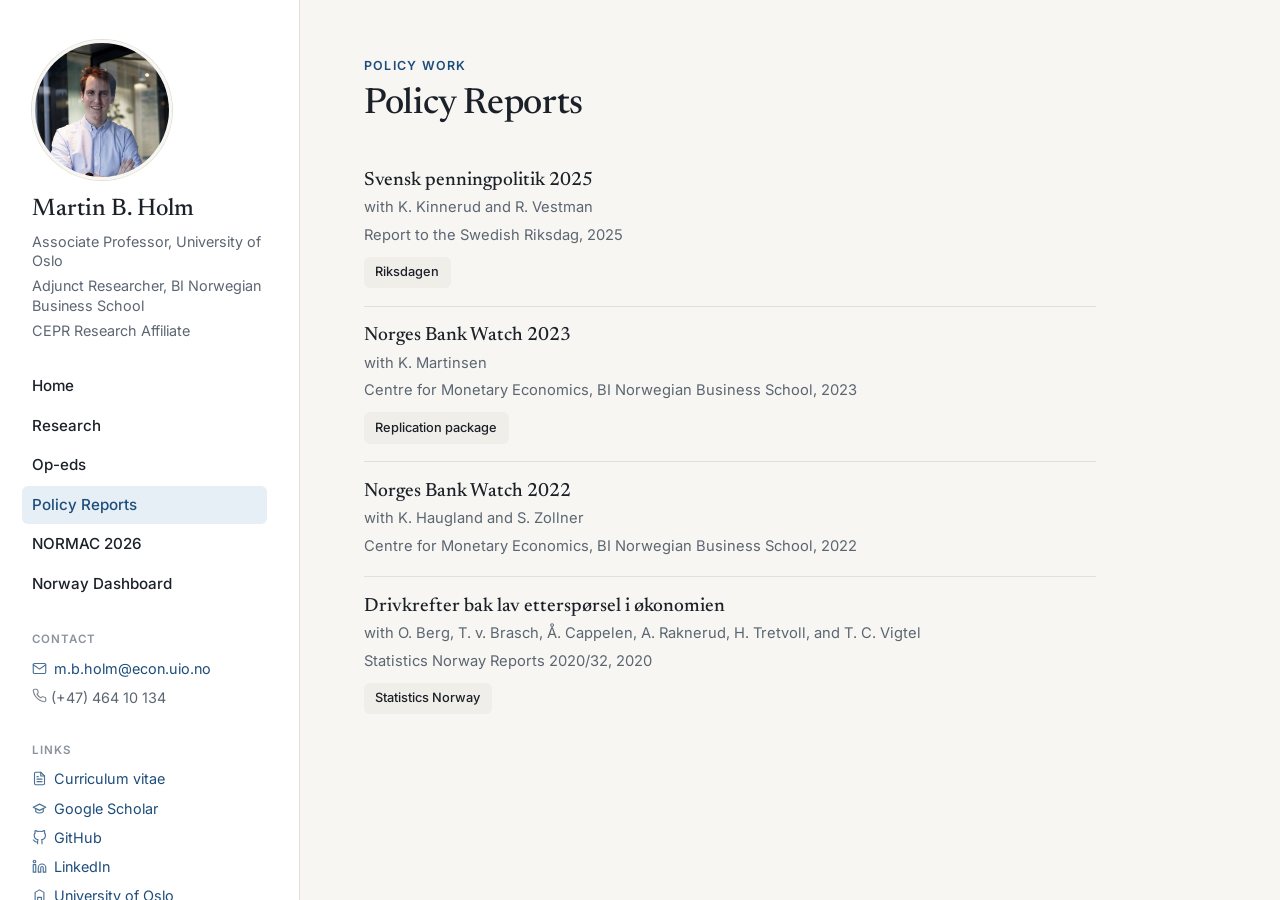
<file: reports.html>
<!DOCTYPE html>
<html lang="en">
<head>
  <meta charset="utf-8">
  <meta name="viewport" content="width=device-width, initial-scale=1">
  <title>Policy Reports · Martin B. Holm</title>
  <meta name="description" content="Policy reports by Martin B. Holm, including Norges Bank Watch and reports for the Swedish Riksdag and Statistics Norway.">
  <link rel="icon" href="assets/favicon.svg" type="image/svg+xml">
  <link rel="icon" href="assets/favicon-32.png" type="image/png" sizes="32x32">
  <link rel="apple-touch-icon" href="assets/favicon-180.png">
  <link rel="preconnect" href="https://fonts.googleapis.com">
  <link rel="preconnect" href="https://fonts.gstatic.com" crossorigin>
  <link href="https://fonts.googleapis.com/css2?family=Inter:wght@400;500;600&family=Newsreader:ital,opsz,wght@0,6..72,400;0,6..72,500;1,6..72,400&display=swap" rel="stylesheet">
  <link rel="stylesheet" href="style.css">
</head>
<body>

<aside class="sidebar">
  <div class="profile">
    <img class="portrait" src="assets/portrait.jpg" alt="Portrait of Martin B. Holm" width="140" height="140">
    <div>
      <div class="name"><a href="index.html">Martin B. Holm</a></div>
      <div class="role"><div>Associate Professor, University of Oslo</div><div>Adjunct Researcher, BI Norwegian Business School</div><div>CEPR Research Affiliate</div></div>
    </div>
  </div>

  <nav class="nav" aria-label="Main">
    <ul>
      <li><a href="index.html">Home</a></li>
      <li><a href="research.html">Research</a></li>
      <li><a href="op-eds.html">Op-eds</a></li>
      <li><a href="reports.html" aria-current="page">Policy Reports</a></li>
      <li><a href="normac-2026.html">NORMAC 2026</a></li>
      <li><a href="dashboard.html">Norway Dashboard</a></li>
    </ul>
  </nav>

  <div class="side-block">
    <div class="label">Contact</div>
    <ul>
      <li><a href="#" data-email="m.b.holm" data-domain="econ.uio.no"><svg viewBox="0 0 24 24"><path d="M4 4h16a2 2 0 0 1 2 2v12a2 2 0 0 1-2 2H4a2 2 0 0 1-2-2V6a2 2 0 0 1 2-2z"/><path d="m22 6-10 7L2 6"/></svg><span>m.b.holm [at] econ.uio.no</span></a></li>
      <li><svg viewBox="0 0 24 24"><path d="M22 16.9v3a2 2 0 0 1-2.2 2 19.8 19.8 0 0 1-8.6-3.1 19.5 19.5 0 0 1-6-6A19.8 19.8 0 0 1 2.1 4.2 2 2 0 0 1 4.1 2h3a2 2 0 0 1 2 1.7c.1.9.4 1.8.7 2.7a2 2 0 0 1-.5 2.1L8 9.8a16 16 0 0 0 6 6l1.3-1.3a2 2 0 0 1 2.1-.4c.9.3 1.8.6 2.7.7a2 2 0 0 1 1.7 2z"/></svg> (+47) 464 10 134</li>
    </ul>
  </div>

  <div class="side-block">
    <div class="label">Links</div>
    <ul>
      <li><a href="files/Holm_CV.pdf"><svg viewBox="0 0 24 24"><path d="M14 2H6a2 2 0 0 0-2 2v16a2 2 0 0 0 2 2h12a2 2 0 0 0 2-2V8z"/><path d="M14 2v6h6M16 13H8M16 17H8M10 9H8"/></svg>Curriculum vitae</a></li>
      <li><a href="https://scholar.google.no/citations?user=PRxjgdAAAAAJ&amp;hl=en"><svg viewBox="0 0 24 24"><path d="M22 10 12 5 2 10l10 5 10-5z"/><path d="M6 12v5c3 3 9 3 12 0v-5"/></svg>Google Scholar</a></li>
      <li><a href="https://github.com/mbholm"><svg viewBox="0 0 24 24"><path d="M9 19c-5 1.5-5-2.5-7-3m14 6v-3.9a3.4 3.4 0 0 0-.9-2.6c3.1-.4 6.4-1.6 6.4-7A5.4 5.4 0 0 0 20 4.8 5 5 0 0 0 19.9 1s-1.2-.4-3.9 1.5a13.4 13.4 0 0 0-7 0C6.3.6 5.1 1 5.1 1A5 5 0 0 0 5 4.8a5.4 5.4 0 0 0-1.5 3.7c0 5.4 3.3 6.6 6.4 7A3.4 3.4 0 0 0 9 18v4"/></svg>GitHub</a></li>
      <li><a href="https://www.linkedin.com/in/martin-blomhoff-holm-80717b58/"><svg viewBox="0 0 24 24"><path d="M16 8a6 6 0 0 1 6 6v7h-4v-7a2 2 0 0 0-4 0v7h-4v-7a6 6 0 0 1 6-6z"/><rect x="2" y="9" width="4" height="12"/><circle cx="4" cy="4" r="2"/></svg>LinkedIn</a></li>
      <li><a href="https://www.sv.uio.no/econ/english/people/aca/martholm/index.html"><svg viewBox="0 0 24 24"><path d="M3 21h18M5 21V7l7-4 7 4v14M9 21v-6h6v6"/></svg>University of Oslo</a></li>
    </ul>
  </div>

  <div class="foot">© 2026 Martin B. Holm</div>
</aside>

<main>
  <header class="page-header">
    <div class="kicker">Policy work</div>
    <h1>Policy Reports</h1>
  </header>

  <article class="paper">
    <div class="title"><a href="papers/Svensk_penningpolitik_2025.pdf">Svensk penningpolitik 2025</a></div>
    <div class="authors">with K. Kinnerud and R. Vestman</div>
    <div class="meta">Report to the Swedish Riksdag, 2025</div>
    <div class="links">
      <a href="https://data.riksdagen.se/fil/BA113E61-6059-4FE7-8EC9-04003AE4EB7C">Riksdagen</a>
    </div>
  </article>

  <article class="paper">
    <div class="title"><a href="papers/Norges_Bank_Watch_2023.pdf">Norges Bank Watch 2023</a></div>
    <div class="authors">with K. Martinsen</div>
    <div class="meta">Centre for Monetary Economics, BI Norwegian Business School, 2023</div>
    <div class="links">
      <a href="https://github.com/mbholm/Norges-Bank-Watch-2023">Replication package</a>
    </div>
  </article>

  <article class="paper">
    <div class="title"><a href="papers/Norges_Bank_Watch_2022.pdf">Norges Bank Watch 2022</a></div>
    <div class="authors">with K. Haugland and S. Zollner</div>
    <div class="meta">Centre for Monetary Economics, BI Norwegian Business School, 2022</div>
  </article>

  <article class="paper">
    <div class="title"><a href="papers/Drivkrefter_bak_lav_ettersporsel.pdf">Drivkrefter bak lav etterspørsel i økonomien</a></div>
    <div class="authors">with O. Berg, T. v. Brasch, Å. Cappelen, A. Raknerud, H. Tretvoll, and T. C. Vigtel</div>
    <div class="meta">Statistics Norway Reports 2020/32, 2020</div>
    <div class="links">
      <a href="https://www.ssb.no/nasjonalregnskap-og-konjunkturer/artikler-og-publikasjoner/_attachment/431075?_ts=17472ce3de8">Statistics Norway</a>
    </div>
  </article>
</main>

<script src="site.js"></script>
</body>
</html>
</file>
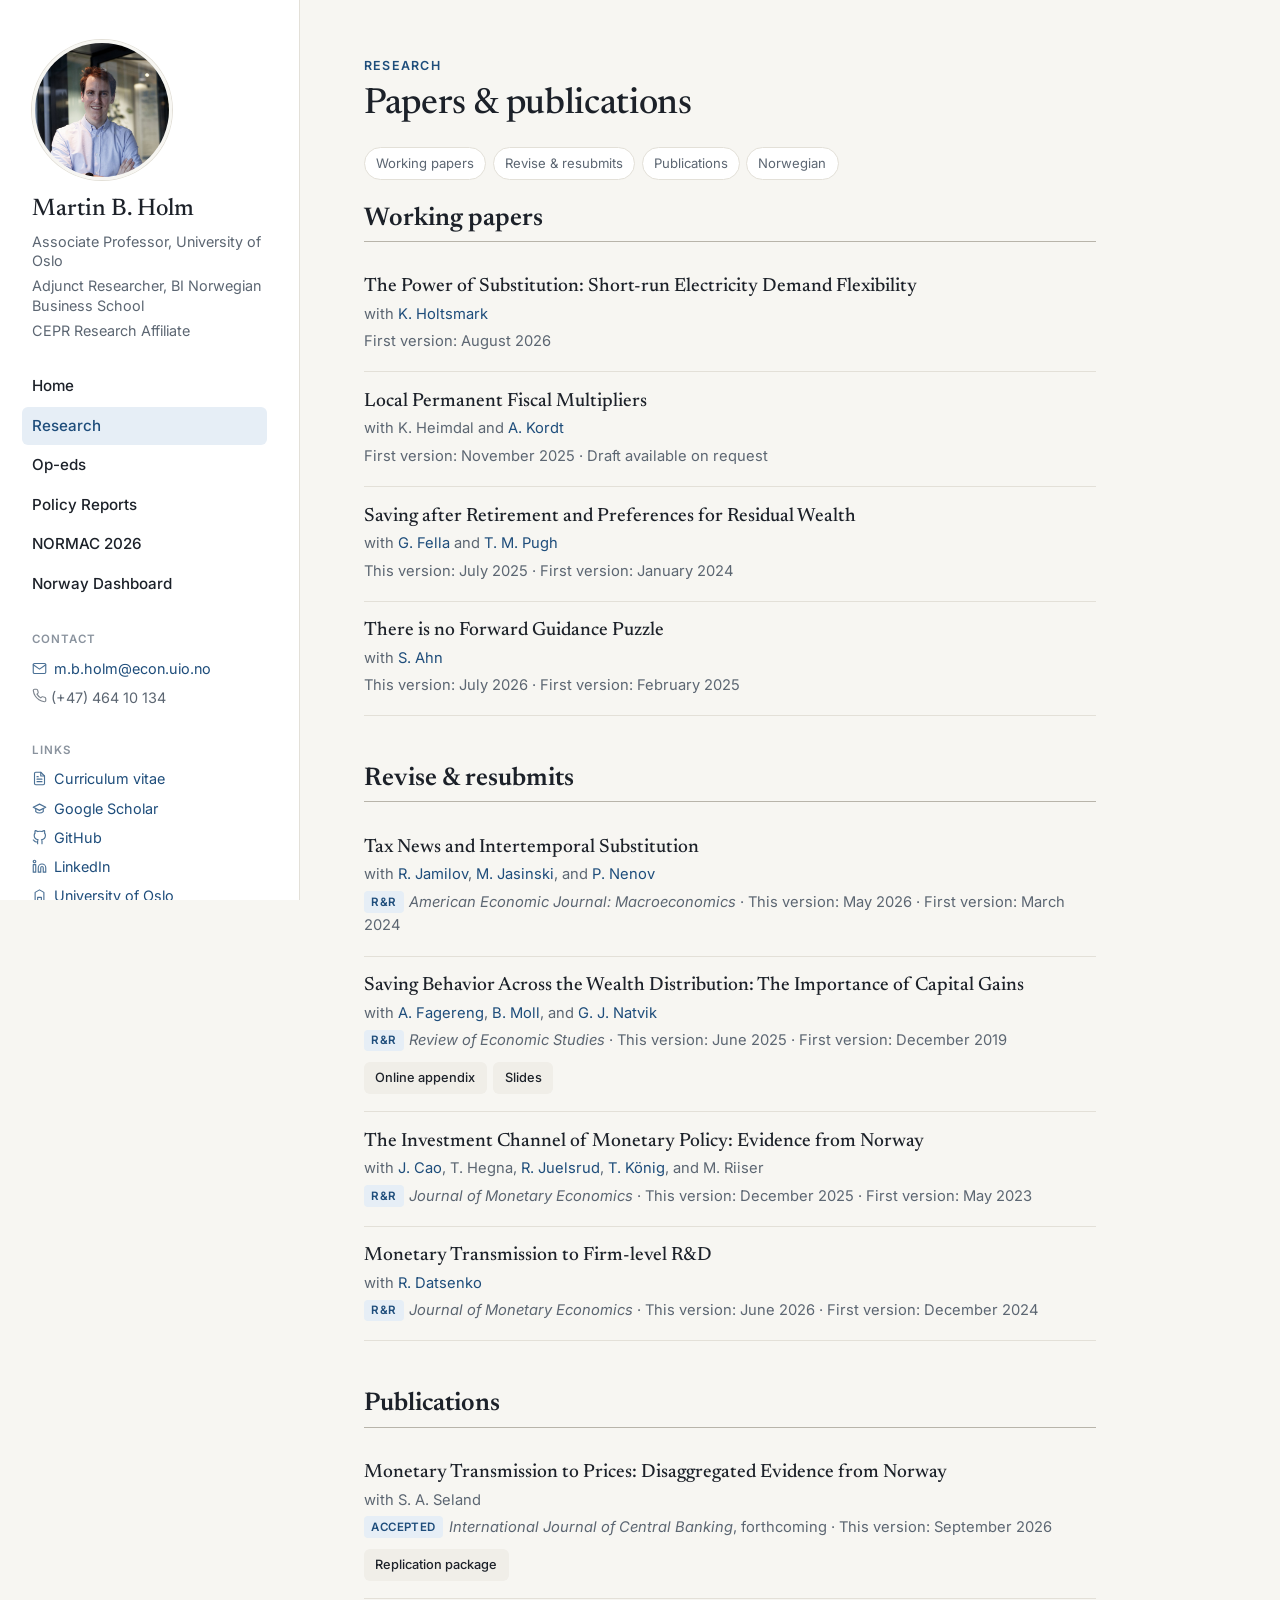
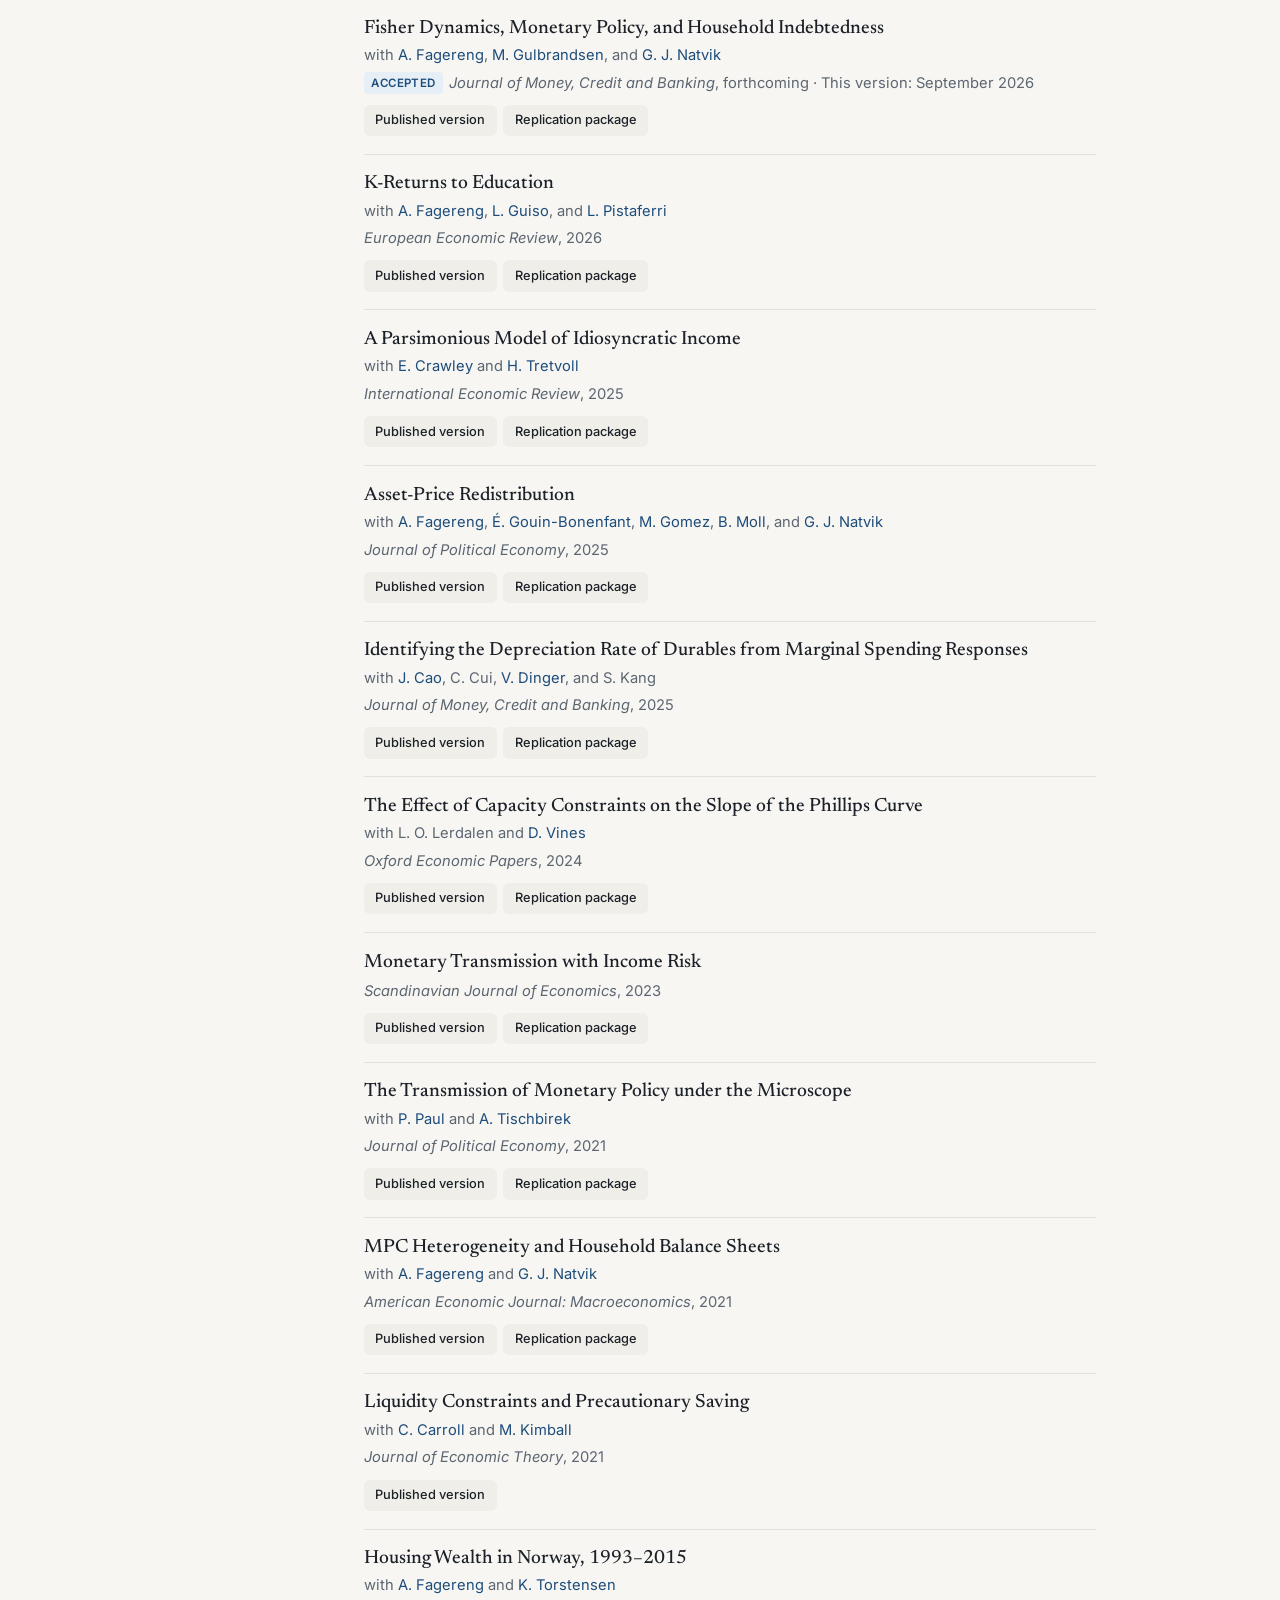
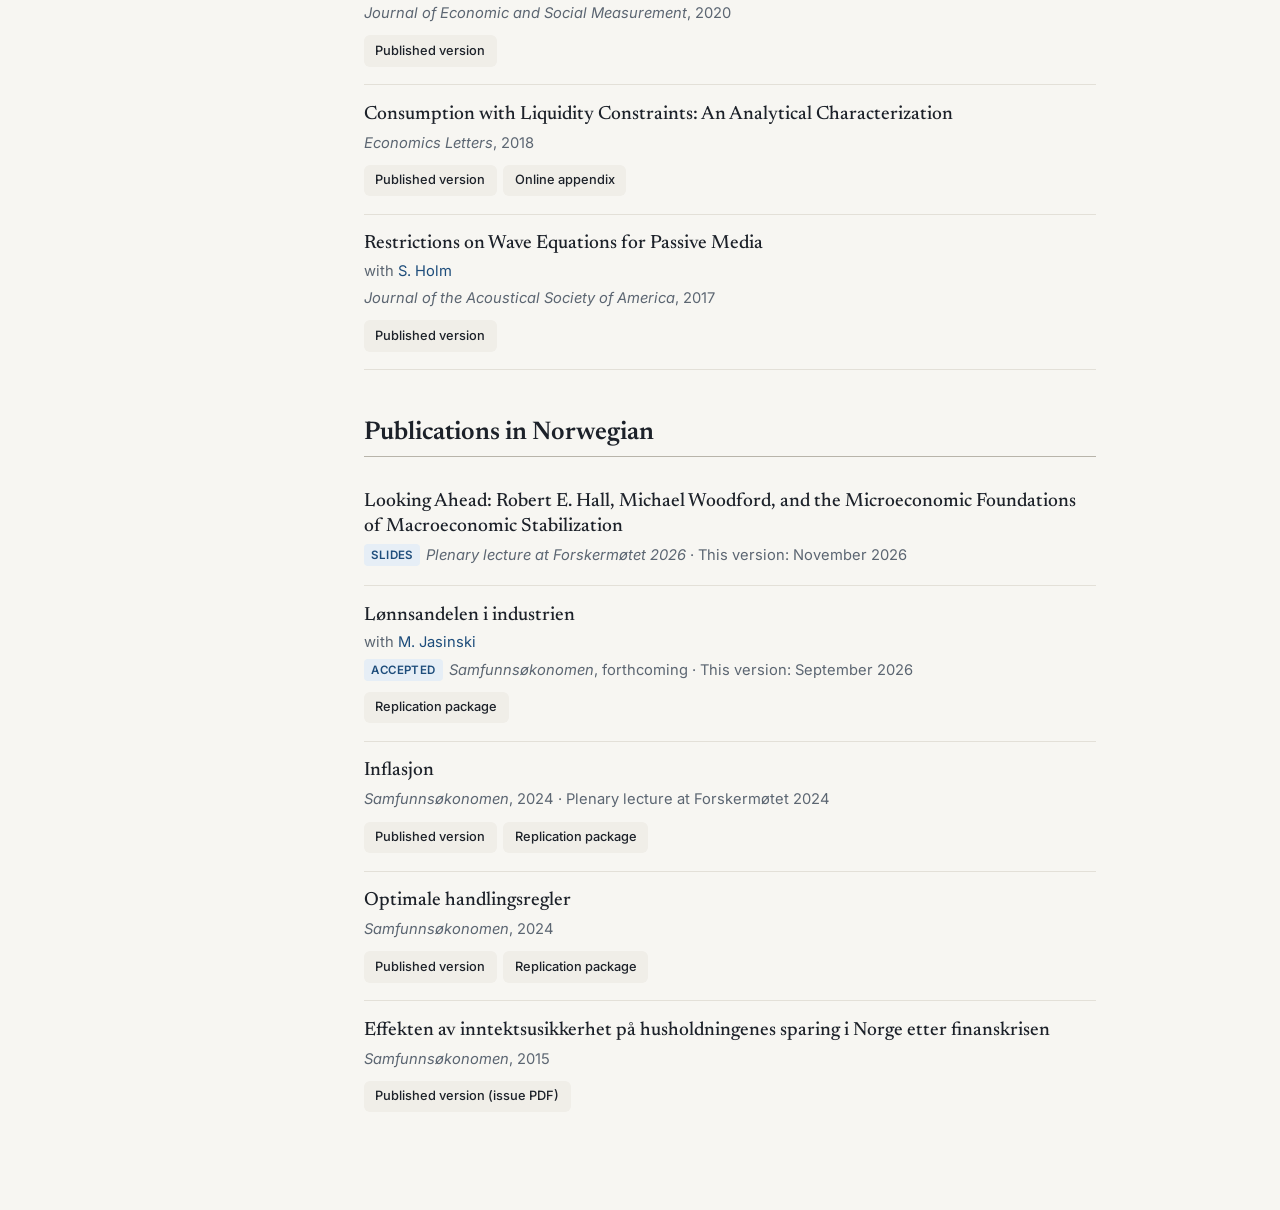
<file: research.html>
<!DOCTYPE html>
<html lang="en">
<head>
  <meta charset="utf-8">
  <meta name="viewport" content="width=device-width, initial-scale=1">
  <title>Research · Martin B. Holm</title>
  <meta name="description" content="Working papers, publications and reports by Martin B. Holm, Associate Professor of Economics at the University of Oslo.">
  <link rel="icon" href="assets/favicon.svg" type="image/svg+xml">
  <link rel="icon" href="assets/favicon-32.png" type="image/png" sizes="32x32">
  <link rel="apple-touch-icon" href="assets/favicon-180.png">
  <link rel="preconnect" href="https://fonts.googleapis.com">
  <link rel="preconnect" href="https://fonts.gstatic.com" crossorigin>
  <link href="https://fonts.googleapis.com/css2?family=Inter:wght@400;500;600&family=Newsreader:ital,opsz,wght@0,6..72,400;0,6..72,500;1,6..72,400&display=swap" rel="stylesheet">
  <link rel="stylesheet" href="style.css">
</head>
<body>

<aside class="sidebar">
  <div class="profile">
    <img class="portrait" src="assets/portrait.jpg" alt="Portrait of Martin B. Holm" width="140" height="140">
    <div>
      <div class="name"><a href="index.html">Martin B. Holm</a></div>
      <div class="role"><div>Associate Professor, University of Oslo</div><div>Adjunct Researcher, BI Norwegian Business School</div><div>CEPR Research Affiliate</div></div>
    </div>
  </div>

  <nav class="nav" aria-label="Main">
    <ul>
      <li><a href="index.html">Home</a></li>
      <li><a href="research.html" aria-current="page">Research</a></li>
      <li><a href="op-eds.html">Op-eds</a></li>
      <li><a href="reports.html">Policy Reports</a></li>
      <li><a href="normac-2026.html">NORMAC 2026</a></li>
      <li><a href="dashboard.html">Norway Dashboard</a></li>
    </ul>
  </nav>

  <div class="side-block">
    <div class="label">Contact</div>
    <ul>
      <li><a href="#" data-email="m.b.holm" data-domain="econ.uio.no"><svg viewBox="0 0 24 24"><path d="M4 4h16a2 2 0 0 1 2 2v12a2 2 0 0 1-2 2H4a2 2 0 0 1-2-2V6a2 2 0 0 1 2-2z"/><path d="m22 6-10 7L2 6"/></svg><span>m.b.holm [at] econ.uio.no</span></a></li>
      <li><svg viewBox="0 0 24 24"><path d="M22 16.9v3a2 2 0 0 1-2.2 2 19.8 19.8 0 0 1-8.6-3.1 19.5 19.5 0 0 1-6-6A19.8 19.8 0 0 1 2.1 4.2 2 2 0 0 1 4.1 2h3a2 2 0 0 1 2 1.7c.1.9.4 1.8.7 2.7a2 2 0 0 1-.5 2.1L8 9.8a16 16 0 0 0 6 6l1.3-1.3a2 2 0 0 1 2.1-.4c.9.3 1.8.6 2.7.7a2 2 0 0 1 1.7 2z"/></svg> (+47) 464 10 134</li>
    </ul>
  </div>

  <div class="side-block">
    <div class="label">Links</div>
    <ul>
      <li><a href="files/Holm_CV.pdf"><svg viewBox="0 0 24 24"><path d="M14 2H6a2 2 0 0 0-2 2v16a2 2 0 0 0 2 2h12a2 2 0 0 0 2-2V8z"/><path d="M14 2v6h6M16 13H8M16 17H8M10 9H8"/></svg>Curriculum vitae</a></li>
      <li><a href="https://scholar.google.no/citations?user=PRxjgdAAAAAJ&amp;hl=en"><svg viewBox="0 0 24 24"><path d="M22 10 12 5 2 10l10 5 10-5z"/><path d="M6 12v5c3 3 9 3 12 0v-5"/></svg>Google Scholar</a></li>
      <li><a href="https://github.com/mbholm"><svg viewBox="0 0 24 24"><path d="M9 19c-5 1.5-5-2.5-7-3m14 6v-3.9a3.4 3.4 0 0 0-.9-2.6c3.1-.4 6.4-1.6 6.4-7A5.4 5.4 0 0 0 20 4.8 5 5 0 0 0 19.9 1s-1.2-.4-3.9 1.5a13.4 13.4 0 0 0-7 0C6.3.6 5.1 1 5.1 1A5 5 0 0 0 5 4.8a5.4 5.4 0 0 0-1.5 3.7c0 5.4 3.3 6.6 6.4 7A3.4 3.4 0 0 0 9 18v4"/></svg>GitHub</a></li>
      <li><a href="https://www.linkedin.com/in/martin-blomhoff-holm-80717b58/"><svg viewBox="0 0 24 24"><path d="M16 8a6 6 0 0 1 6 6v7h-4v-7a2 2 0 0 0-4 0v7h-4v-7a6 6 0 0 1 6-6z"/><rect x="2" y="9" width="4" height="12"/><circle cx="4" cy="4" r="2"/></svg>LinkedIn</a></li>
      <li><a href="https://www.sv.uio.no/econ/english/people/aca/martholm/index.html"><svg viewBox="0 0 24 24"><path d="M3 21h18M5 21V7l7-4 7 4v14M9 21v-6h6v6"/></svg>University of Oslo</a></li>
    </ul>
  </div>

  <div class="foot">© 2026 Martin B. Holm</div>
</aside>

<main>
  <header class="page-header">
    <div class="kicker">Research</div>
    <h1>Papers &amp; publications</h1>
    <nav class="jump" aria-label="Sections">
      <a href="#working-papers">Working papers</a>
      <a href="#rr">Revise &amp; resubmits</a>
      <a href="#published">Publications</a>
      <a href="#norwegian">Norwegian</a>
    </nav>
  </header>

  <!-- ===================== Working papers ===================== -->
  <h2 id="working-papers">Working papers</h2>

  <article class="paper">
    <div class="title"><a href="papers/Holm_Holtsmark_Power_of_Substitution.pdf">The Power of Substitution: Short-run Electricity Demand Flexibility</a></div>
    <div class="authors">with <a href="https://sites.google.com/view/katinkaholtsmark/">K. Holtsmark</a></div>
    <div class="meta">First version: August 2026</div>
  </article>

  <article class="paper">
    <div class="title">Local Permanent Fiscal Multipliers</div>
    <div class="authors">with K. Heimdal and <a href="https://sites.google.com/view/amundkordt/home">A. Kordt</a></div>
    <div class="meta">First version: November 2025 · Draft available on request</div>
  </article>

  <article class="paper">
    <div class="title"><a href="papers/Fella_Holm_Pugh_Saving_after_Retirement.pdf">Saving after Retirement and Preferences for Residual Wealth</a></div>
    <div class="authors">with <a href="http://www.giuliofella.net/">G. Fella</a> and <a href="https://sites.google.com/view/thomasmichaelpugh">T. M. Pugh</a></div>
    <div class="meta">This version: July 2025 · First version: January 2024</div>
  </article>

  <article class="paper">
    <div class="title"><a href="papers/Ahn_Holm_No_Forward_Guidance_Puzzle.pdf">There is no Forward Guidance Puzzle</a></div>
    <div class="authors">with <a href="https://sehyoun.com/">S. Ahn</a></div>
    <div class="meta">This version: July 2026 · First version: February 2025</div>
  </article>

  <!-- ===================== R&R ===================== -->
  <h2 id="rr">Revise &amp; resubmits</h2>

  <article class="paper">
    <div class="title"><a href="papers/Holm_Jamilov_Jasinski_Nenov_Tax_News.pdf">Tax News and Intertemporal Substitution</a></div>
    <div class="authors">with <a href="https://www.rustamjamilov.com/">R. Jamilov</a>, <a href="https://marekjasin.ski/">M. Jasinski</a>, and <a href="https://sites.google.com/site/ptnenov/">P. Nenov</a></div>
    <div class="meta"><span class="status">R&amp;R</span><span class="venue">American Economic Journal: Macroeconomics</span> · This version: May 2026 · First version: March 2024</div>
  </article>

  <article class="paper">
    <div class="title"><a href="papers/Fagereng_Holm_Moll_Natvik_Saving_Behavior.pdf">Saving Behavior Across the Wealth Distribution: The Importance of Capital Gains</a></div>
    <div class="authors">with <a href="https://sites.google.com/site/andreasfagereng/">A. Fagereng</a>, <a href="https://benjaminmoll.com/">B. Moll</a>, and <a href="https://sites.google.com/site/gjnatvik">G. J. Natvik</a></div>
    <div class="meta"><span class="status">R&amp;R</span><span class="venue">Review of Economic Studies</span> · This version: June 2025 · First version: December 2019</div>
    <div class="links">
      <a href="papers/Fagereng_Holm_Moll_Natvik_Saving_Behavior_Appendix.pdf">Online appendix</a>
      <a href="papers/Fagereng_Holm_Moll_Natvik_Saving_Behavior_Slides.pdf">Slides</a>
    </div>
  </article>

  <article class="paper">
    <div class="title"><a href="papers/Cao_Hegna_Holm_Juelsrud_Konig_Riiser_Investment_Channel.pdf">The Investment Channel of Monetary Policy: Evidence from Norway</a></div>
    <div class="authors">with <a href="https://www.norges-bank.no/en/topics/Research/economists/Cao-Jin/">J. Cao</a>, T. Hegna, <a href="https://www.norges-bank.no/en/topics/Research/economists/juelsrud-ragnar/">R. Juelsrud</a>, <a href="https://sites.google.com/view/tobiaskonig">T. König</a>, and M. Riiser</div>
    <div class="meta"><span class="status">R&amp;R</span><span class="venue">Journal of Monetary Economics</span> · This version: December 2025 · First version: May 2023</div>
  </article>

  <article class="paper">
    <div class="title"><a href="papers/Datsenko_Holm_Monetary_Transmission_RD.pdf">Monetary Transmission to Firm-level R&amp;D</a></div>
    <div class="authors">with <a href="https://www.rdatsenko.com/">R. Datsenko</a></div>
    <div class="meta"><span class="status">R&amp;R</span><span class="venue">Journal of Monetary Economics</span> · This version: June 2026 · First version: December 2024</div>
  </article>

  <!-- ===================== Published ===================== -->
  <h2 id="published">Publications</h2>

  <article class="paper">
    <div class="title"><a href="papers/Holm_Seland_Monetary_Transmission_Prices.pdf">Monetary Transmission to Prices: Disaggregated Evidence from Norway</a></div>
    <div class="authors">with S. A. Seland</div>
    <div class="meta"><span class="status">Accepted</span><span class="venue">International Journal of Central Banking</span>, forthcoming · This version: September 2026</div>
    <div class="links">
      <a href="https://github.com/mbholm/MPCPI">Replication package</a>
    </div>
  </article>

  <article class="paper">
    <div class="title"><a href="papers/Fagereng_Gulbrandsen_Holm_Natvik_Fisher_Dynamics.pdf">Fisher Dynamics, Monetary Policy, and Household Indebtedness</a></div>
    <div class="authors">with <a href="https://sites.google.com/site/andreasfagereng/">A. Fagereng</a>, <a href="https://www.norges-bank.no/en/topics/Research/economists/gulbrandsen-magnus/">M. Gulbrandsen</a>, and <a href="https://sites.google.com/site/gjnatvik">G. J. Natvik</a></div>
    <div class="meta"><span class="status">Accepted</span><span class="venue">Journal of Money, Credit and Banking</span>, forthcoming · This version: September 2026</div>
    <div class="links">
      <a href="https://doi.org/10.1111/jmcb.70105">Published version</a>
      <a href="https://github.com/mbholm/Fisher-Dynamics-Monetary-Policy-and-Household-Indebtedness">Replication package</a>
    </div>
  </article>

  <article class="paper">
    <div class="title"><a href="papers/Fagereng_Guiso_Holm_Pistaferri_K_Returns_to_Education.pdf">K-Returns to Education</a></div>
    <div class="authors">with <a href="https://sites.google.com/site/andreasfagereng/">A. Fagereng</a>, <a href="http://www.eief.it/eief/index.php/people/faculty-az?id=172">L. Guiso</a>, and <a href="https://sites.google.com/view/pistaferri/home">L. Pistaferri</a></div>
    <div class="meta"><span class="venue">European Economic Review</span>, 2026</div>
    <div class="links">
      <a href="https://www.sciencedirect.com/science/article/pii/S0014292126000486">Published version</a>
      <a href="https://github.com/mbholm/K-returns-to-Education/">Replication package</a>
    </div>
  </article>

  <article class="paper">
    <div class="title"><a href="papers/Crawley_Holm_Tretvoll_Parsimonious_Model.pdf">A Parsimonious Model of Idiosyncratic Income</a></div>
    <div class="authors">with <a href="http://edmundcrawley.com/">E. Crawley</a> and <a href="https://sites.google.com/site/hakontretvoll/">H. Tretvoll</a></div>
    <div class="meta"><span class="venue">International Economic Review</span>, 2025</div>
    <div class="links">
      <a href="https://onlinelibrary.wiley.com/doi/10.1111/iere.70041">Published version</a>
      <a href="https://www.openicpsr.org/openicpsr/project/239687/version/V2/view">Replication package</a>
    </div>
  </article>

  <article class="paper">
    <div class="title"><a href="papers/Fagereng_GouinBonenfant_Gomez_Holm_Moll_Natvik_Asset_Price_Redistribution.pdf">Asset-Price Redistribution</a></div>
    <div class="authors">with <a href="https://sites.google.com/site/andreasfagereng/">A. Fagereng</a>, <a href="https://sites.google.com/view/emilien/home">É. Gouin-Bonenfant</a>, <a href="https://www.matthieugomez.com/">M. Gomez</a>, <a href="https://benjaminmoll.com/">B. Moll</a>, and <a href="https://sites.google.com/site/gjnatvik">G. J. Natvik</a></div>
    <div class="meta"><span class="venue">Journal of Political Economy</span>, 2025</div>
    <div class="links">
      <a href="https://www.journals.uchicago.edu/doi/10.1086/736769">Published version</a>
      <a href="https://github.com/mbholm/Asset-Price-Redistribution">Replication package</a>
    </div>
  </article>

  <article class="paper">
    <div class="title"><a href="papers/Cao_Cui_Dinger_Holm_Kang_Depreciation_Rate_of_Durables.pdf">Identifying the Depreciation Rate of Durables from Marginal Spending Responses</a></div>
    <div class="authors">with <a href="https://www.norges-bank.no/en/topics/Research/economists/Cao-Jin/">J. Cao</a>, C. Cui, <a href="https://www.wiwi.uni-osnabrueck.de/en/departments_and_institutes/macroeconomics_prof_dinger/team/prof_dr_dinger.html">V. Dinger</a>, and S. Kang</div>
    <div class="meta"><span class="venue">Journal of Money, Credit and Banking</span>, 2025</div>
    <div class="links">
      <a href="https://onlinelibrary.wiley.com/doi/full/10.1111/jmcb.13134">Published version</a>
      <a href="https://github.com/mbholm/Depreciation-Rate-of-Durables">Replication package</a>
    </div>
  </article>

  <article class="paper">
    <div class="title"><a href="papers/Holm_Lerdalen_Vines_Phillips_Curve.pdf">The Effect of Capacity Constraints on the Slope of the Phillips Curve</a></div>
    <div class="authors">with L. O. Lerdalen and <a href="https://www.oxfordmartin.ox.ac.uk/people/david-vines/">D. Vines</a></div>
    <div class="meta"><span class="venue">Oxford Economic Papers</span>, 2024</div>
    <div class="links">
      <a href="https://doi.org/10.1093/oep/gpae012">Published version</a>
      <a href="https://github.com/mbholm/Phillips-Curve">Replication package</a>
    </div>
  </article>

  <article class="paper">
    <div class="title"><a href="papers/Holm_Monetary_Transmission_with_Income_Risk.pdf">Monetary Transmission with Income Risk</a></div>
    <div class="meta"><span class="venue">Scandinavian Journal of Economics</span>, 2023</div>
    <div class="links">
      <a href="https://onlinelibrary.wiley.com/doi/10.1111/sjoe.12516">Published version</a>
      <a href="https://github.com/mbholm/Monetary-Transmission-with-Income-Risk">Replication package</a>
    </div>
  </article>

  <article class="paper">
    <div class="title"><a href="papers/Holm_Paul_Tischbirek_Monetary_Policy_under_the_Microscope.pdf">The Transmission of Monetary Policy under the Microscope</a></div>
    <div class="authors">with <a href="http://www.pascalpaul.de/">P. Paul</a> and <a href="https://sites.google.com/site/tischbirekandreas/">A. Tischbirek</a></div>
    <div class="meta"><span class="venue">Journal of Political Economy</span>, 2021</div>
    <div class="links">
      <a href="https://www.journals.uchicago.edu/doi/10.1086/715416">Published version</a>
      <a href="https://github.com/mbholm/Transmission-of-Monetary-Policy-under-the-Microscope">Replication package</a>
    </div>
  </article>

  <article class="paper">
    <div class="title"><a href="papers/Fagereng_Holm_Natvik_MPC_Heterogeneity.pdf">MPC Heterogeneity and Household Balance Sheets</a></div>
    <div class="authors">with <a href="https://sites.google.com/site/andreasfagereng/">A. Fagereng</a> and <a href="https://sites.google.com/site/gjnatvik">G. J. Natvik</a></div>
    <div class="meta"><span class="venue">American Economic Journal: Macroeconomics</span>, 2021</div>
    <div class="links">
      <a href="https://www.aeaweb.org/articles?id=10.1257/mac.20190211">Published version</a>
      <a href="https://github.com/mbholm/MPC-Heterogeneity-and-Household-Balance-Sheets">Replication package</a>
    </div>
  </article>

  <article class="paper">
    <div class="title"><a href="papers/Carroll_Holm_Kimball_Liquidity_Constraints.pdf">Liquidity Constraints and Precautionary Saving</a></div>
    <div class="authors">with <a href="http://www.econ2.jhu.edu/people/ccarroll/">C. Carroll</a> and <a href="https://www.colorado.edu/economics/people/faculty/miles-spencer-kimball">M. Kimball</a></div>
    <div class="meta"><span class="venue">Journal of Economic Theory</span>, 2021</div>
    <div class="links">
      <a href="https://www.sciencedirect.com/science/article/pii/S0022053121000934">Published version</a>
    </div>
  </article>

  <article class="paper">
    <div class="title"><a href="papers/Fagereng_Holm_Torstensen_Housing_Wealth_in_Norway.pdf">Housing Wealth in Norway, 1993–2015</a></div>
    <div class="authors">with <a href="https://sites.google.com/site/andreasfagereng/">A. Fagereng</a> and <a href="http://www.norges-bank.no/en/about/Research/economists/Torstensen-Kjersti-Nass/">K. Torstensen</a></div>
    <div class="meta"><span class="venue">Journal of Economic and Social Measurement</span>, 2020</div>
    <div class="links">
      <a href="https://content.iospress.com/articles/journal-of-economic-and-social-measurement/jem200471">Published version</a>
    </div>
  </article>

  <article class="paper">
    <div class="title"><a href="papers/Holm_Consumption_with_Liquidity_Constraints.pdf">Consumption with Liquidity Constraints: An Analytical Characterization</a></div>
    <div class="meta"><span class="venue">Economics Letters</span>, 2018</div>
    <div class="links">
      <a href="https://www.sciencedirect.com/science/article/pii/S0165176518300892">Published version</a>
      <a href="papers/Holm_Consumption_with_Liquidity_Constraints_Appendix.pdf">Online appendix</a>
    </div>
  </article>

  <article class="paper">
    <div class="title"><a href="https://asa.scitation.org/doi/10.1121/1.5006059">Restrictions on Wave Equations for Passive Media</a></div>
    <div class="authors">with <a href="http://www.mn.uio.no/ifi/english/people/aca/sverre/index.html">S. Holm</a></div>
    <div class="meta"><span class="venue">Journal of the Acoustical Society of America</span>, 2017</div>
    <div class="links">
      <a href="https://asa.scitation.org/doi/10.1121/1.5006059">Published version</a>
    </div>
  </article>

  <!-- ===================== Norwegian ===================== -->
  <h2 id="norwegian">Publications in Norwegian</h2>

  <article class="paper">
    <div class="title"><a href="papers/Holm_nobel.pdf">Looking Ahead: Robert E. Hall, Michael Woodford, and the Microeconomic Foundations of Macroeconomic Stabilization</a></div>
    <div class="meta"><span class="status">Slides</span><span class="venue">Plenary lecture at Forskermøtet 2026</span> · This version: November 2026</div>
  </article>

  <article class="paper">
    <div class="title"><a href="papers/Holm_Jasinski_Lonnsandelen_i_industrien.pdf">Lønnsandelen i industrien</a></div>
    <div class="authors">with <a href="https://marekjasin.ski/">M. Jasinski</a></div>
    <div class="meta"><span class="status">Accepted</span><span class="venue">Samfunnsøkonomen</span>, forthcoming · This version: September 2026</div>
    <div class="links">
      <a href="https://github.com/mbholm/L-nnsandelen-i-industrien">Replication package</a>
    </div>
  </article>

  <article class="paper">
    <div class="title"><a href="papers/Holm_Inflasjon.pdf">Inflasjon</a></div>
    <div class="meta"><span class="venue">Samfunnsøkonomen</span>, 2024 · Plenary lecture at Forskermøtet 2024</div>
    <div class="links">
      <a href="https://www.samfunnsokonomen.no/tema/forskermote/inflasjon-tanker-om-de-siste-to-arene/">Published version</a>
      <a href="https://github.com/mbholm/Inflasjon">Replication package</a>
    </div>
  </article>

  <article class="paper">
    <div class="title"><a href="papers/Holm_Optimale_handlingsregler.pdf">Optimale handlingsregler</a></div>
    <div class="meta"><span class="venue">Samfunnsøkonomen</span>, 2024</div>
    <div class="links">
      <a href="https://www.samfunnsokonomen.no/aktuell-analyse/optimale-handlingsregler/">Published version</a>
      <a href="https://github.com/mbholm/Optimale-handlingsregler">Replication package</a>
    </div>
  </article>

  <article class="paper">
    <div class="title"><a href="papers/Holm_Inntektsusikkerhet_og_Sparing.pdf">Effekten av inntektsusikkerhet på husholdningenes sparing i Norge etter finanskrisen</a></div>
    <div class="meta"><span class="venue">Samfunnsøkonomen</span>, 2015</div>
    <div class="links">
      <a href="https://samfunnsokonomene.no/app/uploads/2019/04/Samfunns%C3%B8konomen-nr-6-2015.pdf">Published version (issue PDF)</a>
    </div>
  </article>
</main>

<script src="site.js"></script>
</body>
</html>
</file>
<file: style.css>
/* ------------------------------------------------------------------
   martinbholm.com — site styles
   Layout: fixed left sidebar (profile + nav), scrolling content column
   ------------------------------------------------------------------ */

:root {
  --bg: #f7f6f2;
  --surface: #ffffff;
  --text: #1c2129;
  --muted: #5c6672;
  --faint: #8a939e;
  --accent: #1e4d7b;
  --accent-hover: #163b5e;
  --accent-soft: #e6eef6;
  --border: #e3e0d8;
  --rule: #b8b4aa;
  --tag-bg: #f0eee8;
  --sidebar-w: 300px;
  --font-serif: "Newsreader", Georgia, "Times New Roman", serif;
  --font-sans: "Inter", system-ui, -apple-system, "Segoe UI", Roboto, sans-serif;
}

@media (prefers-color-scheme: dark) {
  :root:not([data-theme="light"]) {
    --bg: #14181d;
    --surface: #1b2027;
    --text: #e7e9ec;
    --muted: #a5adb7;
    --faint: #7c8590;
    --accent: #8fb6dd;
    --accent-hover: #b3cee9;
    --accent-soft: #22303f;
    --border: #2b323b;
    --rule: #4a535e;
    --tag-bg: #242b33;
  }
}

*, *::before, *::after { box-sizing: border-box; }

html { scroll-behavior: smooth; -webkit-text-size-adjust: 100%; }

body {
  margin: 0;
  background: var(--bg);
  color: var(--text);
  font-family: var(--font-sans);
  font-size: 16px;
  line-height: 1.6;
  display: grid;
  grid-template-columns: var(--sidebar-w) minmax(0, 1fr);
  min-height: 100vh;
}

a { color: var(--accent); text-decoration: none; }
a:hover { color: var(--accent-hover); text-decoration: underline; text-underline-offset: 2px; }

h1, h2, h3 { font-family: var(--font-serif); font-weight: 500; line-height: 1.2; margin: 0; }
h1 { font-size: 2.25rem; letter-spacing: -0.01em; }
h2 { font-size: 1.6rem; font-weight: 600; margin-top: 3rem; margin-bottom: 1rem; padding-bottom: .4rem; border-bottom: 1px solid var(--rule); }
h2:first-of-type { margin-top: 1.5rem; }
h3 { font-size: 1.15rem; }

p { margin: 0 0 1rem; }

/* ---------- Sidebar ---------- */

.sidebar {
  position: sticky;
  top: 0;
  height: 100vh;
  overflow-y: auto;
  background: var(--surface);
  border-right: 1px solid var(--border);
  padding: 2.5rem 2rem;
  display: flex;
  flex-direction: column;
  gap: 1.75rem;
}

.profile { text-align: left; }

.profile .portrait {
  display: block;
  width: 140px;
  height: 140px;
  border-radius: 50%;
  object-fit: cover;
  object-position: 50% 20%;
  border: 3px solid var(--bg);
  box-shadow: 0 0 0 1px var(--border);
  margin-bottom: 1rem;
}

.profile .name {
  font-family: var(--font-serif);
  font-size: 1.5rem;
  font-weight: 500;
  line-height: 1.15;
  color: var(--text);
}
.profile .name a { color: inherit; }
.profile .name a:hover { text-decoration: none; }

.profile .role {
  color: var(--muted);
  font-size: .9rem;
  line-height: 1.35;
  margin-top: .5rem;
}
.profile .role div + div { margin-top: .35rem; }

.nav ul { list-style: none; margin: 0; padding: 0; }
.nav li + li { margin-top: .15rem; }
.nav a {
  display: block;
  padding: .4rem .6rem;
  margin-left: -.6rem;
  border-radius: 6px;
  color: var(--text);
  font-weight: 500;
  font-size: .95rem;
}
.nav a:hover { background: var(--tag-bg); text-decoration: none; }
.nav a[aria-current="page"] { background: var(--accent-soft); color: var(--accent); }

.side-block .label {
  font-size: .72rem;
  font-weight: 600;
  letter-spacing: .09em;
  text-transform: uppercase;
  color: var(--faint);
  margin-bottom: .5rem;
}
.side-block ul { list-style: none; margin: 0; padding: 0; font-size: .9rem; }
.side-block li { margin: .25rem 0; color: var(--muted); }
.side-block li a { display: inline-flex; align-items: center; gap: .45rem; }
.side-block svg { width: 15px; height: 15px; flex: none; stroke: currentColor; fill: none; stroke-width: 1.8; stroke-linecap: round; stroke-linejoin: round; opacity: .8; }

.sidebar .foot {
  margin-top: auto;
  font-size: .75rem;
  color: var(--faint);
}

/* ---------- Main column ---------- */

main {
  padding: 3.5rem 4rem 5rem;
  max-width: 860px;
  width: 100%;
}

.page-header { margin-bottom: 1.5rem; }
.page-header .kicker {
  font-size: .78rem;
  font-weight: 600;
  letter-spacing: .1em;
  text-transform: uppercase;
  color: var(--accent);
  margin-bottom: .5rem;
}
.page-header p.lead { font-size: 1.1rem; color: var(--muted); margin-top: .75rem; max-width: 60ch; }

.lead { font-size: 1.1rem; color: var(--muted); }

.photo { margin: 0 0 2rem; }
.photo img { display: block; width: 100%; height: auto; border-radius: 10px; }
.photo figcaption { font-size: .8rem; color: var(--muted); margin-top: .4rem; }

/* Section jump links */
.jump {
  display: flex;
  flex-wrap: wrap;
  gap: .4rem;
  margin: 1.25rem 0 .5rem;
}
.jump a {
  font-size: .82rem;
  padding: .3rem .7rem;
  border: 1px solid var(--border);
  border-radius: 999px;
  color: var(--muted);
  background: var(--surface);
}
.jump a:hover { border-color: var(--accent); color: var(--accent); text-decoration: none; }

/* ---------- Papers ---------- */

.paper { padding: 1.1rem 0; border-bottom: 1px solid var(--border); }
.paper:last-child { border-bottom: 0; }

.paper .title {
  font-family: var(--font-serif);
  font-size: 1.2rem;
  font-weight: 500;
  line-height: 1.3;
}
.paper .title a { color: var(--text); }
.paper .title a:hover { color: var(--accent); }
.paper .title .note { font-family: var(--font-sans); font-size: .85rem; color: var(--muted); }

.paper .meta {
  color: var(--muted);
  font-size: .92rem;
  margin-top: .25rem;
}
.paper .meta .venue { font-style: italic; }
.paper .meta .status {
  display: inline-block;
  font-style: normal;
  font-size: .72rem;
  font-weight: 600;
  letter-spacing: .04em;
  text-transform: uppercase;
  padding: .1rem .45rem;
  border-radius: 4px;
  background: var(--accent-soft);
  color: var(--accent);
  vertical-align: 1px;
  margin-right: .35rem;
}

.paper .authors { color: var(--muted); font-size: .92rem; margin-top: .15rem; }

.paper .links { display: flex; flex-wrap: wrap; gap: .4rem; margin-top: .6rem; }
.paper .links a {
  display: inline-flex;
  align-items: center;
  gap: .35rem;
  font-size: .8rem;
  font-weight: 500;
  padding: .28rem .65rem;
  border-radius: 6px;
  background: var(--tag-bg);
  color: var(--text);
  border: 1px solid transparent;
}
.paper .links a:hover { background: var(--accent-soft); color: var(--accent); text-decoration: none; }
.paper .links a.primary { background: var(--accent); color: #fff; }
.paper .links a.primary:hover { background: var(--accent-hover); color: #fff; }
.paper .links svg { width: 13px; height: 13px; stroke: currentColor; fill: none; stroke-width: 2; stroke-linecap: round; stroke-linejoin: round; }

/* ---------- Home page ---------- */

.project-list { list-style: none; margin: 0; padding: 0; }
.project-list li {
  display: grid;
  grid-template-columns: 1fr auto;
  gap: 1rem;
  align-items: baseline;
  padding: .55rem 0;
  border-bottom: 1px solid var(--border);
}
.project-list li:last-child { border-bottom: 0; }
.project-list a { font-family: var(--font-serif); font-size: 1.05rem; color: var(--text); }
.project-list a:hover { color: var(--accent); }
.project-list .years { color: var(--muted); font-size: .85rem; white-space: nowrap; }

.recent { list-style: none; margin: 0; padding: 0; }
.recent li { padding: .55rem 0; border-bottom: 1px solid var(--border); display: grid; grid-template-columns: minmax(60%, 1fr) auto; gap: 1rem; align-items: baseline; }
.recent li:last-child { border-bottom: 0; }
.recent .t { font-family: var(--font-serif); font-size: 1.05rem; }
.recent .t a { color: var(--text); }
.recent .t a:hover { color: var(--accent); }
.recent .s { color: var(--muted); font-size: .85rem; text-align: right; }
.more { display: inline-block; margin-top: .75rem; font-size: .9rem; font-weight: 500; }

/* ---------- Op-eds ---------- */

.oped { display: grid; grid-template-columns: 7.5rem 1fr; gap: 1rem; padding: .7rem 0; border-bottom: 1px solid var(--border); }
.oped:last-child { border-bottom: 0; }
.oped .date { color: var(--faint); font-size: .85rem; padding-top: .2rem; }
.oped .t { font-family: var(--font-serif); font-size: 1.1rem; line-height: 1.3; }
.oped .t a { color: var(--text); }
.oped .t a:hover { color: var(--accent); }
.oped .o { color: var(--muted); font-size: .88rem; margin-top: .15rem; }

/* ---------- Conference page ---------- */

.facts { display: grid; grid-template-columns: repeat(3, minmax(0, 1fr)); gap: .9rem; margin: 1.5rem 0; }
.fact { background: var(--surface); border: 1px solid var(--border); border-radius: 10px; padding: .9rem 1.1rem; }
.fact .k { font-size: .72rem; font-weight: 600; letter-spacing: .09em; text-transform: uppercase; color: var(--faint); }
.fact .v { font-family: var(--font-serif); font-size: 1.15rem; margin-top: .2rem; line-height: 1.3; }

.btn {
  display: inline-flex; align-items: center; gap: .45rem;
  padding: .55rem 1rem; border-radius: 8px;
  background: var(--accent); color: #fff; font-weight: 500; font-size: .92rem;
}
.btn:hover { background: var(--accent-hover); color: #fff; text-decoration: none; }
.btn svg { width: 15px; height: 15px; stroke: currentColor; fill: none; stroke-width: 2; stroke-linecap: round; stroke-linejoin: round; }

.committee { list-style: none; margin: 0; padding: 0; columns: 2; column-gap: 2rem; }
.committee li { padding: .3rem 0; break-inside: avoid; }
.committee .aff { display: block; color: var(--muted); font-size: .85rem; }

.prose { max-width: 66ch; }
.prose h2 { margin-top: 2.25rem; }

/* ---------- Responsive ---------- */

@media (max-width: 900px) {
  body { grid-template-columns: 1fr; }
  .sidebar {
    position: static;
    height: auto;
    border-right: 0;
    border-bottom: 1px solid var(--border);
    padding: 1.5rem 1rem;
    gap: 1.1rem;
  }
  .profile { display: grid; grid-template-columns: 76px 1fr; column-gap: 1rem; align-items: center; }
  .profile .portrait { width: 76px; height: 76px; margin: 0; }
  .profile .name { font-size: 1.3rem; }
  .nav ul { display: flex; flex-wrap: wrap; gap: .25rem; }
  .nav a { margin-left: 0; padding: .35rem .7rem; }
  .side-block ul { display: flex; flex-wrap: wrap; gap: .3rem 1.1rem; }
  .side-block li { margin: 0; }
  .sidebar .foot { display: none; }
  main { padding: 1.75rem 1rem 3rem; }
  h1 { font-size: 1.8rem; }
  .facts { grid-template-columns: 1fr; }
  .project-list li { grid-template-columns: 1fr; gap: .1rem; }
  .committee { columns: 1; }
  .recent li { grid-template-columns: 1fr; gap: .1rem; }
  .recent .s { text-align: left; }
  .oped { grid-template-columns: 1fr; gap: .1rem; }
}

@media print {
  body { display: block; background: #fff; color: #000; }
  .sidebar { position: static; height: auto; border: 0; padding: 0 0 1rem; }
  .nav, .sidebar .foot, .jump, .portrait { display: none; }
  main { padding: 0; max-width: none; }
  a { color: #000; }
  .paper .links a.primary { background: none; color: #000; border: 1px solid #999; }
}
</file>
